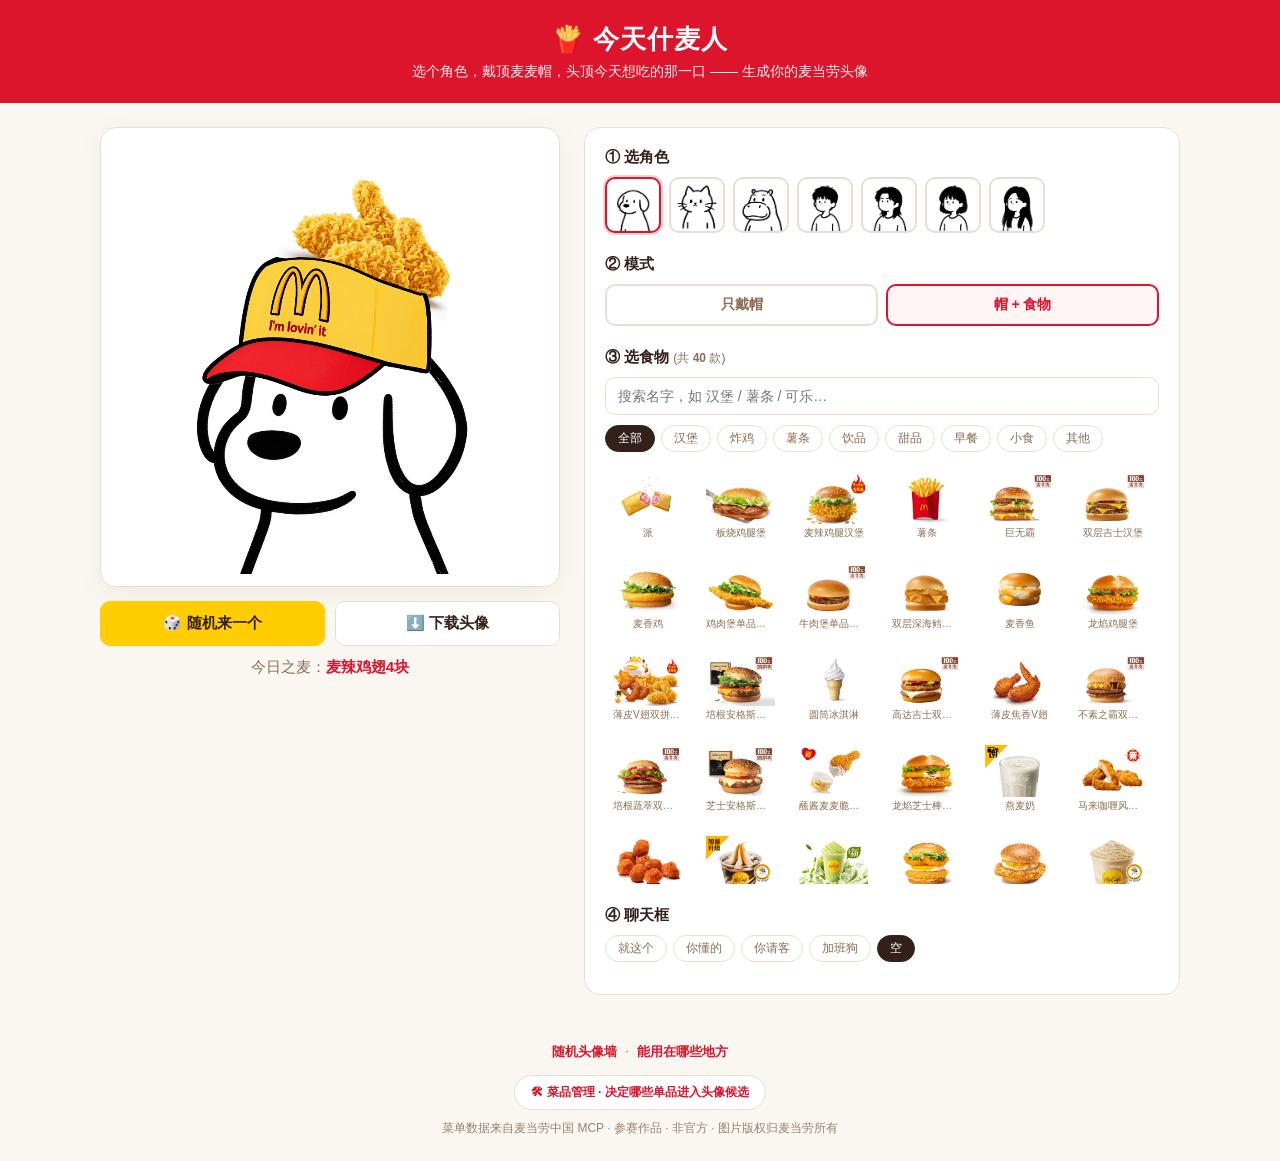
<file: index.html>
<!doctype html>
<html lang="zh-CN">
<head>
<meta charset="utf-8">
<meta name="viewport" content="width=device-width,initial-scale=1">
<title>今天什麦人 · 让你的项目快速拥有麦当劳新品头像</title>
<meta name="description" content="零依赖的麦当劳头像引擎：一段 script + 一个 canvas，给你的博客、论坛、后台批量配上「简笔画人物 + 麦麦帽 + 麦当劳新品」头像。">
<meta http-equiv="refresh" content="0; url=avatar/index.html">
<link rel="icon" href="docs/logo.png">
<style>
  :root{--mcd-red:#DA291C;--mcd-yellow:#FFC72C;--ink:#2c1a14;--muted:#8a7a70;--line:#ece4dc}
  *{box-sizing:border-box}
  body{
    margin:0;min-height:100vh;display:grid;place-items:center;padding:32px 20px;
    background:#fff;color:var(--ink);
    font:15px/1.7 -apple-system,BlinkMacSystemFont,"PingFang SC","Microsoft YaHei",sans-serif;
  }
  main{max-width:520px;text-align:center}
  .logo{width:120px;height:120px;display:block;margin:0 auto 18px}
  h1{margin:0 0 8px;font-size:26px;letter-spacing:-.4px}
  .tag{margin:0 0 6px;font-size:15.5px;color:var(--mcd-red);font-weight:700}
  .sub{margin:0 0 24px;color:var(--muted);font-size:13.5px}
  .links{display:flex;gap:10px;justify-content:center;flex-wrap:wrap}
  a.btn{
    display:inline-block;padding:11px 20px;border-radius:999px;text-decoration:none;
    font-weight:700;font-size:14px;border:1.5px solid var(--mcd-red);color:var(--mcd-red);
    transition:transform .15s ease,box-shadow .15s ease;
  }
  a.btn.primary{background:var(--mcd-red);color:#fff;box-shadow:0 6px 18px rgba(218,41,28,.22)}
  a.btn:hover{transform:translateY(-1px);box-shadow:0 8px 20px rgba(218,41,28,.24)}
  .foot{margin-top:26px;color:var(--muted);font-size:11.5px;line-height:1.8}
</style>
</head>
<body>
<main>
  <img class="logo" src="docs/logo.png" alt="今天什麦人">
  <h1>今天什麦人</h1>
  <p class="tag">让你的项目快速拥有麦当劳新品头像</p>
  <p class="sub">正在进入头像生成器…</p>
  <div class="links">
    <a class="btn primary" href="avatar/index.html">进入生成器</a>
    <a class="btn" href="avatar/wall.html">头像墙</a>
    <a class="btn" href="avatar/use-cases.html">能用在哪些地方</a>
  </div>
  <p class="foot">
    菜单数据来自麦当劳中国 MCP · 参赛作品 · 非官方 · 图片版权归麦当劳所有
  </p>
</main>
<script>location.replace("avatar/index.html");</script>
</body>
</html>
</file>
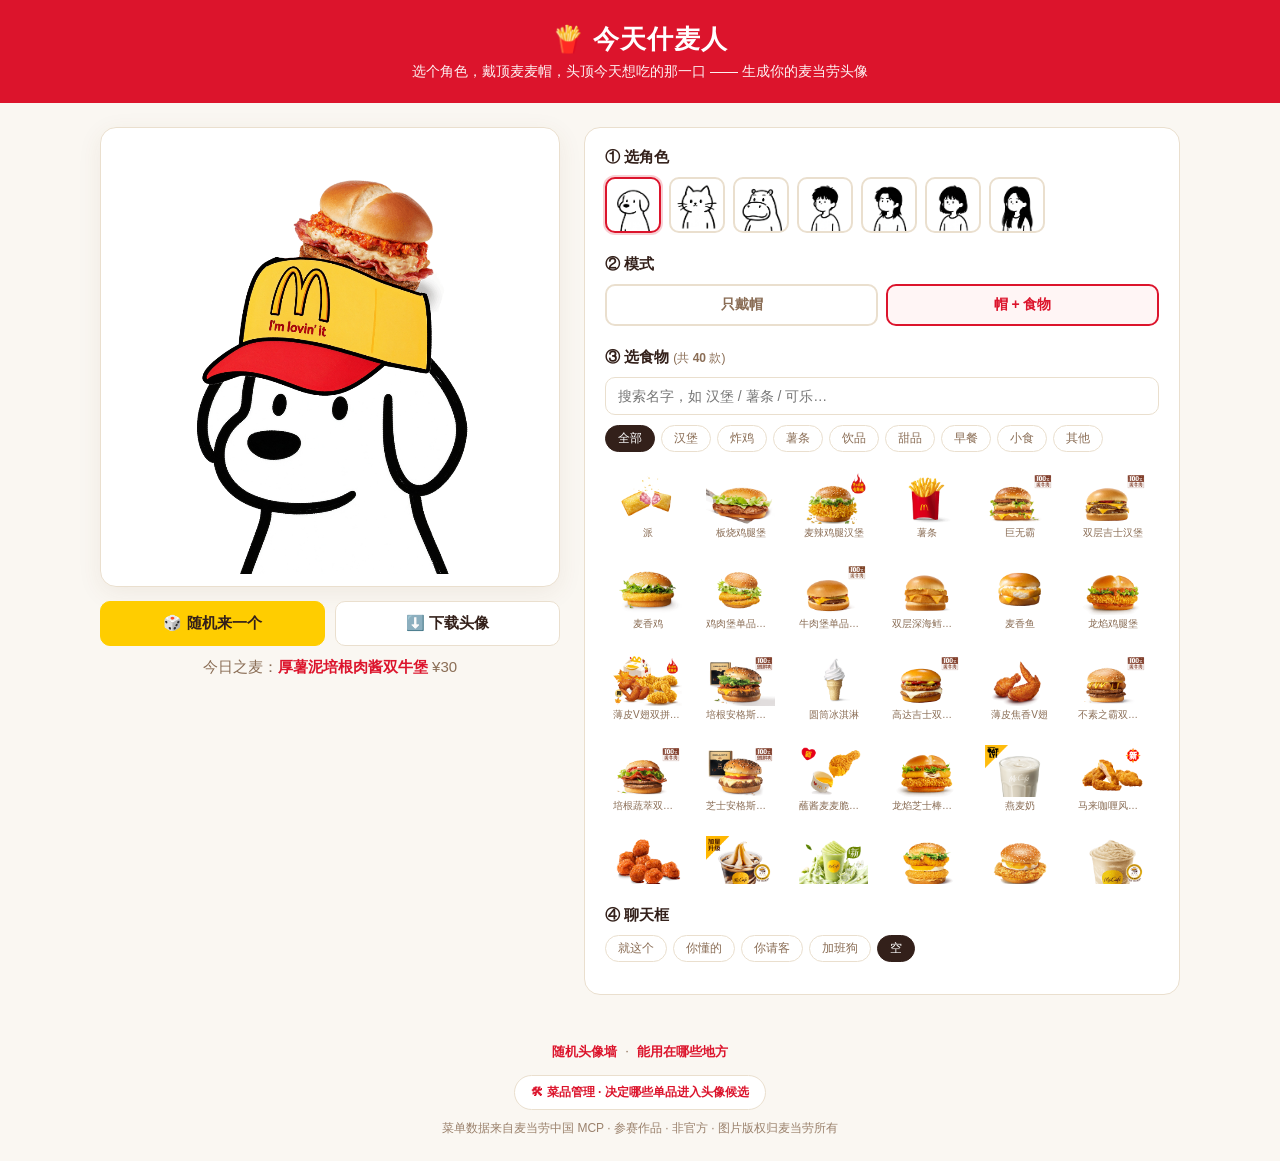
<file: avatar/index.html>
<!DOCTYPE html>
<html lang="zh-CN">
<head>
<meta charset="UTF-8">
<meta name="viewport" content="width=device-width, initial-scale=1.0">
<title>今天什麦人 · 麦当劳头像生成器</title>
<link rel="stylesheet" href="style.css">
</head>
<body>
<header class="topbar">
  <h1>🍟 今天什麦人</h1>
  <p class="sub">选个角色，戴顶麦麦帽，头顶今天想吃的那一口 —— 生成你的麦当劳头像</p>
</header>

<main class="layout">
  <!-- 预览区 -->
  <section class="stage">
    <div class="canvas-wrap">
      <canvas id="avatar" width="1000" height="1000"></canvas>
    </div>
    <div class="stage-actions">
      <button id="btnRandom" class="btn primary">🎲 随机来一个</button>
      <button id="btnDownload" class="btn">⬇️ 下载头像</button>
    </div>
    <div id="caption" class="caption"></div>
  </section>

  <!-- 控制区 -->
  <section class="panel">
    <div class="group">
      <label class="group-title">① 选角色</label>
      <div id="personList" class="chips"></div>
    </div>

    <div class="group">
      <label class="group-title">② 模式</label>
      <div class="mode-toggle">
        <button data-mode="hat_only" class="mode-btn">只戴帽</button>
        <button data-mode="with_food" class="mode-btn active">帽 + 食物</button>
      </div>
    </div>

    <div class="group" id="foodGroup">
      <label class="group-title">③ 选食物 <span class="hint">(共 <b id="foodCount">0</b> 款)</span></label>
      <input id="foodSearch" class="search" type="text" placeholder="搜索名字，如 汉堡 / 薯条 / 可乐…">
      <div class="filters" id="shapeFilters"></div>
      <div id="foodList" class="food-grid"></div>
    </div>

    <div class="group">
      <label class="group-title">④ 聊天框</label>
      <div class="filters" id="bubbleFilters"></div>
    </div>
  </section>
</main>

<footer class="foot">
  <div class="promo-links">
    <a href="wall.html">随机头像墙</a>
    <span>·</span>
    <a href="use-cases.html">能用在哪些地方</a>
  </div>
  <a href="../mcp/manage.html" class="manage-link">🛠 菜品管理 · 决定哪些单品进入头像候选</a>
  <div class="foot-meta">菜单数据来自麦当劳中国 MCP · 参赛作品 · 非官方 · 图片版权归麦当劳所有</div>
</footer>

<script src="mc-avatar.js"></script>
<script src="app.js"></script>
</body>
</html>
</file>
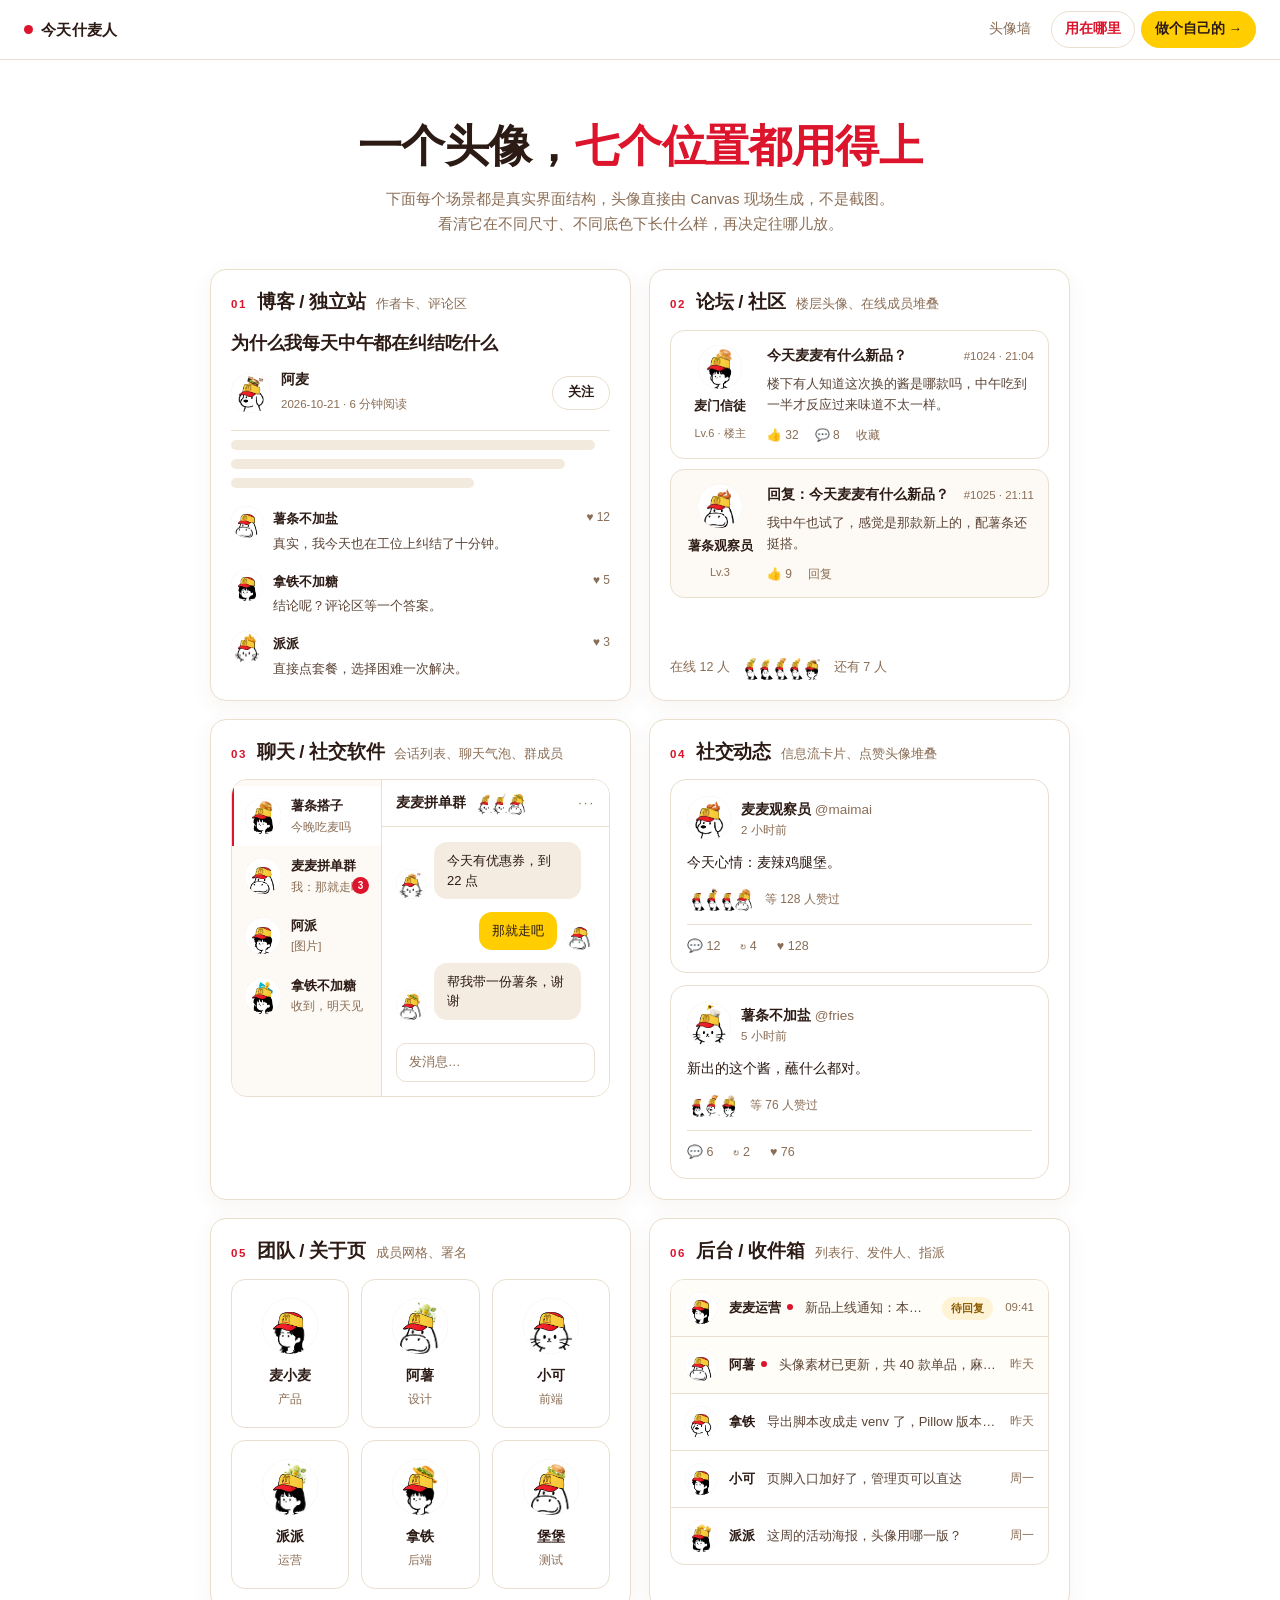
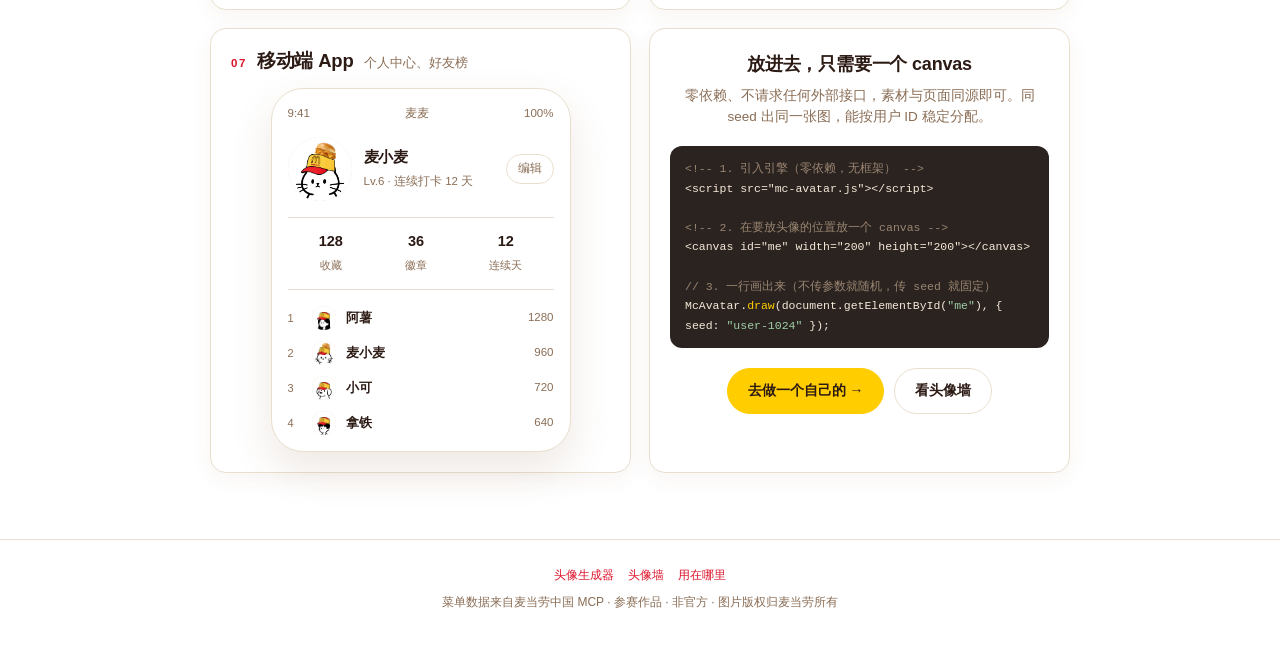
<file: avatar/use-cases.html>
<!DOCTYPE html>
<html lang="zh-CN">
<head>
<meta charset="UTF-8">
<meta name="viewport" content="width=device-width, initial-scale=1.0">
<title>用在哪里 · 今天什麦人</title>
<meta name="description" content="把「今天什麦人」的头像放进真实界面里看效果：博客作者卡、论坛楼层、聊天软件、社交动态、团队页、后台邮件、移动端个人中心。">
<link rel="stylesheet" href="promo.css">
</head>
<body>

<header class="pnav">
  <a class="pnav-brand" href="index.html"><span class="dot"></span>今天什麦人</a>
  <nav>
    <a href="wall.html">头像墙</a>
    <a href="use-cases.html" class="on">用在哪里</a>
    <a href="index.html" class="cta">做个自己的 →</a>
  </nav>
</header>

<section class="hero">
  <h1>一个头像，<em>七个位置都用得上</em></h1>
  <p>下面每个场景都是真实界面结构，头像直接由 Canvas 现场生成，不是截图。<br>看清它在不同尺寸、不同底色下长什么样，再决定往哪儿放。</p>
</section>

<main class="uses">

  <!-- 01 博客 -->
  <section class="use">
    <div class="use-head"><span class="use-idx">01</span><h2>博客 / 独立站</h2><p>作者卡、评论区</p></div>
    <div class="demo">
      <article class="post">
        <h3>为什么我每天中午都在纠结吃什么</h3>
        <div class="post-meta">
          <span class="av av40"><canvas data-avatar data-seed="blog-author" data-size="40" data-bubble=""></canvas></span>
          <div><b>阿麦</b><small>2026-10-21 · 6 分钟阅读</small></div>
          <button class="mini" type="button">关注</button>
        </div>
        <div class="skel w1"></div>
        <div class="skel w2"></div>
        <div class="skel w3"></div>
        <div class="cmts">
          <div class="cmt">
            <span class="av av32"><canvas data-avatar data-seed="cmt-a" data-size="32" data-bubble=""></canvas></span>
            <div><b>薯条不加盐</b><p>真实，我今天也在工位上纠结了十分钟。</p></div>
            <span class="like">♥ 12</span>
          </div>
          <div class="cmt">
            <span class="av av32"><canvas data-avatar data-seed="cmt-b" data-size="32" data-bubble=""></canvas></span>
            <div><b>拿铁不加糖</b><p>结论呢？评论区等一个答案。</p></div>
            <span class="like">♥ 5</span>
          </div>
          <div class="cmt">
            <span class="av av32"><canvas data-avatar data-seed="cmt-c" data-size="32" data-bubble=""></canvas></span>
            <div><b>派派</b><p>直接点套餐，选择困难一次解决。</p></div>
            <span class="like">♥ 3</span>
          </div>
        </div>
      </article>
    </div>
  </section>

  <!-- 02 论坛 -->
  <section class="use">
    <div class="use-head"><span class="use-idx">02</span><h2>论坛 / 社区</h2><p>楼层头像、在线成员堆叠</p></div>
    <div class="demo">
      <div class="forum">
        <div class="floor">
          <aside>
            <span class="av av44"><canvas data-avatar data-seed="forum-op" data-size="44" data-bubble=""></canvas></span>
            <b>麦门信徒</b><small>Lv.6 · 楼主</small>
          </aside>
          <div class="floor-body">
            <div class="floor-head"><b>今天麦麦有什么新品？</b><span>#1024 · 21:04</span></div>
            <p>楼下有人知道这次换的酱是哪款吗，中午吃到一半才反应过来味道不太一样。</p>
            <div class="floor-foot"><span>👍 32</span><span>💬 8</span><span>收藏</span></div>
          </div>
        </div>
        <div class="floor reply">
          <aside>
            <span class="av av44"><canvas data-avatar data-seed="forum-r1" data-size="44" data-bubble=""></canvas></span>
            <b>薯条观察员</b><small>Lv.3</small>
          </aside>
          <div class="floor-body">
            <div class="floor-head"><b>回复：今天麦麦有什么新品？</b><span>#1025 · 21:11</span></div>
            <p>我中午也试了，感觉是那款新上的，配薯条还挺搭。</p>
            <div class="floor-foot"><span>👍 9</span><span>回复</span></div>
          </div>
        </div>
      </div>
      <div class="online">
        在线 12 人
        <span class="stack">
          <span class="av av24"><canvas data-avatar data-seed="online-1" data-size="24" data-bubble=""></canvas></span>
          <span class="av av24"><canvas data-avatar data-seed="online-2" data-size="24" data-bubble=""></canvas></span>
          <span class="av av24"><canvas data-avatar data-seed="online-3" data-size="24" data-bubble=""></canvas></span>
          <span class="av av24"><canvas data-avatar data-seed="online-4" data-size="24" data-bubble=""></canvas></span>
          <span class="av av24"><canvas data-avatar data-seed="online-5" data-size="24" data-bubble=""></canvas></span>
        </span>
        还有 7 人
      </div>
    </div>
  </section>

  <!-- 03 即时通讯 -->
  <section class="use">
    <div class="use-head"><span class="use-idx">03</span><h2>聊天 / 社交软件</h2><p>会话列表、聊天气泡、群成员</p></div>
    <div class="demo">
      <div class="im">
        <aside class="im-list">
          <div class="im-row on">
            <span class="av av36"><canvas data-avatar data-seed="im-fries" data-size="36" data-bubble=""></canvas></span>
            <div><b>薯条搭子</b><small>今晚吃麦吗</small></div>
            <time>21:02</time>
          </div>
          <div class="im-row">
            <span class="av av36"><canvas data-avatar data-seed="im-group" data-size="36" data-bubble=""></canvas></span>
            <div><b>麦麦拼单群</b><small>我：那就走吧</small></div>
            <time>20:47</time>
            <i class="dot">3</i>
          </div>
          <div class="im-row">
            <span class="av av36"><canvas data-avatar data-seed="im-pie" data-size="36" data-bubble=""></canvas></span>
            <div><b>阿派</b><small>[图片]</small></div>
            <time>昨天</time>
          </div>
          <div class="im-row">
            <span class="av av36"><canvas data-avatar data-seed="im-latte" data-size="36" data-bubble=""></canvas></span>
            <div><b>拿铁不加糖</b><small>收到，明天见</small></div>
            <time>昨天</time>
          </div>
        </aside>
        <section class="im-chat">
          <header>
            <b>麦麦拼单群</b>
            <span class="stack">
              <span class="av av24"><canvas data-avatar data-seed="im-m1" data-size="24" data-bubble=""></canvas></span>
              <span class="av av24"><canvas data-avatar data-seed="im-m2" data-size="24" data-bubble=""></canvas></span>
              <span class="av av24"><canvas data-avatar data-seed="im-m3" data-size="24" data-bubble=""></canvas></span>
            </span>
            <span class="im-more">···</span>
          </header>
          <div class="bubbles">
            <div class="msg">
              <span class="av av30"><canvas data-avatar data-seed="im-m1" data-size="30" data-bubble=""></canvas></span>
              <div class="bubble">今天有优惠券，到 22 点</div>
            </div>
            <div class="msg me">
              <div class="bubble">那就走吧</div>
              <span class="av av30"><canvas data-avatar data-seed="me" data-size="30" data-bubble=""></canvas></span>
            </div>
            <div class="msg">
              <span class="av av30"><canvas data-avatar data-seed="im-m3" data-size="30" data-bubble=""></canvas></span>
              <div class="bubble">帮我带一份薯条，谢谢</div>
            </div>
          </div>
          <div class="im-input">发消息…</div>
        </section>
      </div>
    </div>
  </section>

  <!-- 04 社交动态 -->
  <section class="use">
    <div class="use-head"><span class="use-idx">04</span><h2>社交动态</h2><p>信息流卡片、点赞头像堆叠</p></div>
    <div class="demo">
      <div class="feed">
        <article class="feed-card">
          <header>
            <span class="av av44"><canvas data-avatar data-seed="post-1" data-size="44" data-bubble=""></canvas></span>
            <div><b>麦麦观察员 <i>@maimai</i></b><small>2 小时前</small></div>
          </header>
          <p>今天心情：麦辣鸡腿堡。</p>
          <div class="likes">
            <span class="stack">
              <span class="av av24"><canvas data-avatar data-seed="like-1" data-size="24" data-bubble=""></canvas></span>
              <span class="av av24"><canvas data-avatar data-seed="like-2" data-size="24" data-bubble=""></canvas></span>
              <span class="av av24"><canvas data-avatar data-seed="like-3" data-size="24" data-bubble=""></canvas></span>
              <span class="av av24"><canvas data-avatar data-seed="like-4" data-size="24" data-bubble=""></canvas></span>
            </span>
            等 128 人赞过
          </div>
          <div class="feed-actions"><span>💬 12</span><span>↻ 4</span><span>♥ 128</span></div>
        </article>
        <article class="feed-card">
          <header>
            <span class="av av44"><canvas data-avatar data-seed="post-2" data-size="44" data-bubble=""></canvas></span>
            <div><b>薯条不加盐 <i>@fries</i></b><small>5 小时前</small></div>
          </header>
          <p>新出的这个酱，蘸什么都对。</p>
          <div class="likes">
            <span class="stack">
              <span class="av av24"><canvas data-avatar data-seed="like-5" data-size="24" data-bubble=""></canvas></span>
              <span class="av av24"><canvas data-avatar data-seed="like-6" data-size="24" data-bubble=""></canvas></span>
              <span class="av av24"><canvas data-avatar data-seed="like-7" data-size="24" data-bubble=""></canvas></span>
            </span>
            等 76 人赞过
          </div>
          <div class="feed-actions"><span>💬 6</span><span>↻ 2</span><span>♥ 76</span></div>
        </article>
      </div>
    </div>
  </section>

  <!-- 05 团队页 -->
  <section class="use">
    <div class="use-head"><span class="use-idx">05</span><h2>团队 / 关于页</h2><p>成员网格、署名</p></div>
    <div class="demo">
      <div class="team">
        <div class="member"><span class="av av56"><canvas data-avatar data-seed="team-1" data-size="56" data-bubble=""></canvas></span><b>麦小麦</b><small>产品</small></div>
        <div class="member"><span class="av av56"><canvas data-avatar data-seed="team-2" data-size="56" data-bubble=""></canvas></span><b>阿薯</b><small>设计</small></div>
        <div class="member"><span class="av av56"><canvas data-avatar data-seed="team-3" data-size="56" data-bubble=""></canvas></span><b>小可</b><small>前端</small></div>
        <div class="member"><span class="av av56"><canvas data-avatar data-seed="team-4" data-size="56" data-bubble=""></canvas></span><b>派派</b><small>运营</small></div>
        <div class="member"><span class="av av56"><canvas data-avatar data-seed="team-5" data-size="56" data-bubble=""></canvas></span><b>拿铁</b><small>后端</small></div>
        <div class="member"><span class="av av56"><canvas data-avatar data-seed="team-6" data-size="56" data-bubble=""></canvas></span><b>堡堡</b><small>测试</small></div>
      </div>
    </div>
  </section>

  <!-- 06 后台 / 邮件 -->
  <section class="use">
    <div class="use-head"><span class="use-idx">06</span><h2>后台 / 收件箱</h2><p>列表行、发件人、指派</p></div>
    <div class="demo">
      <div class="inbox">
        <div class="mail unread">
          <span class="av av32"><canvas data-avatar data-seed="mail-1" data-size="32" data-bubble=""></canvas></span>
          <b>麦麦运营</b><span class="sub">新品上线通知：本周四 10:00 开售，物料已同步</span>
          <span class="pill">待回复</span><time>09:41</time>
        </div>
        <div class="mail unread">
          <span class="av av32"><canvas data-avatar data-seed="mail-2" data-size="32" data-bubble=""></canvas></span>
          <b>阿薯</b><span class="sub">头像素材已更新，共 40 款单品，麻烦同步一下</span>
          <time>昨天</time>
        </div>
        <div class="mail">
          <span class="av av32"><canvas data-avatar data-seed="mail-3" data-size="32" data-bubble=""></canvas></span>
          <b>拿铁</b><span class="sub">导出脚本改成走 venv 了，Pillow 版本对齐</span>
          <time>昨天</time>
        </div>
        <div class="mail">
          <span class="av av32"><canvas data-avatar data-seed="mail-4" data-size="32" data-bubble=""></canvas></span>
          <b>小可</b><span class="sub">页脚入口加好了，管理页可以直达</span>
          <time>周一</time>
        </div>
        <div class="mail">
          <span class="av av32"><canvas data-avatar data-seed="mail-5" data-size="32" data-bubble=""></canvas></span>
          <b>派派</b><span class="sub">这周的活动海报，头像用哪一版？</span>
          <time>周一</time>
        </div>
      </div>
    </div>
  </section>

  <!-- 07 移动端 -->
  <section class="use">
    <div class="use-head"><span class="use-idx">07</span><h2>移动端 App</h2><p>个人中心、好友榜</p></div>
    <div class="demo">
      <div class="phone-wrap">
        <div class="phone">
          <div class="phone-top"><span>9:41</span><span>麦麦</span><span>100%</span></div>
          <div class="profile">
            <span class="av av64"><canvas data-avatar data-seed="app-me" data-size="64" data-bubble=""></canvas></span>
            <div><b>麦小麦</b><small>Lv.6 · 连续打卡 12 天</small></div>
            <span class="edit">编辑</span>
          </div>
          <div class="stats">
            <div><b>128</b><small>收藏</small></div>
            <div><b>36</b><small>徽章</small></div>
            <div><b>12</b><small>连续天</small></div>
          </div>
          <div class="rank">
            <div class="rank-row"><i>1</i><span class="av av24"><canvas data-avatar data-seed="rank-1" data-size="24" data-bubble=""></canvas></span><b>阿薯</b><span class="score">1280</span></div>
            <div class="rank-row"><i>2</i><span class="av av24"><canvas data-avatar data-seed="app-me" data-size="24" data-bubble=""></canvas></span><b>麦小麦</b><span class="score">960</span></div>
            <div class="rank-row"><i>3</i><span class="av av24"><canvas data-avatar data-seed="rank-3" data-size="24" data-bubble=""></canvas></span><b>小可</b><span class="score">720</span></div>
            <div class="rank-row"><i>4</i><span class="av av24"><canvas data-avatar data-seed="rank-4" data-size="24" data-bubble=""></canvas></span><b>拿铁</b><span class="score">640</span></div>
          </div>
        </div>
      </div>
    </div>
  </section>

  <div class="cta-box">
    <h2>放进去，只需要一个 canvas</h2>
    <p>零依赖、不请求任何外部接口，素材与页面同源即可。同 seed 出同一张图，能按用户 ID 稳定分配。</p>
<pre class="code"><span class="c">&lt;!-- 1. 引入引擎（零依赖，无框架） --&gt;</span>
&lt;script src="mc-avatar.js"&gt;&lt;/script&gt;

<span class="c">&lt;!-- 2. 在要放头像的位置放一个 canvas --&gt;</span>
&lt;canvas id="me" width="200" height="200"&gt;&lt;/canvas&gt;

<span class="c">// 3. 一行画出来（不传参数就随机，传 seed 就固定）</span>
McAvatar.<span class="k">draw</span>(document.getElementById(<span class="s">"me"</span>), { seed: <span class="s">"user-1024"</span> });</pre>
    <div class="cta-actions">
      <a class="pbtn primary" href="index.html">去做一个自己的 →</a>
      <a class="pbtn" href="wall.html">看头像墙</a>
    </div>
  </div>

</main>

<footer class="pfoot">
  <div class="pfoot-links">
    <a href="index.html">头像生成器</a>
    <a href="wall.html">头像墙</a>
    <a href="use-cases.html">用在哪里</a>
  </div>
  菜单数据来自麦当劳中国 MCP · 参赛作品 · 非官方 · 图片版权归麦当劳所有
</footer>

<script src="mc-avatar.js"></script>
<script src="promo.js"></script>
<script>
  Promo.fill(document, 4);
</script>
</body>
</html>
</file>
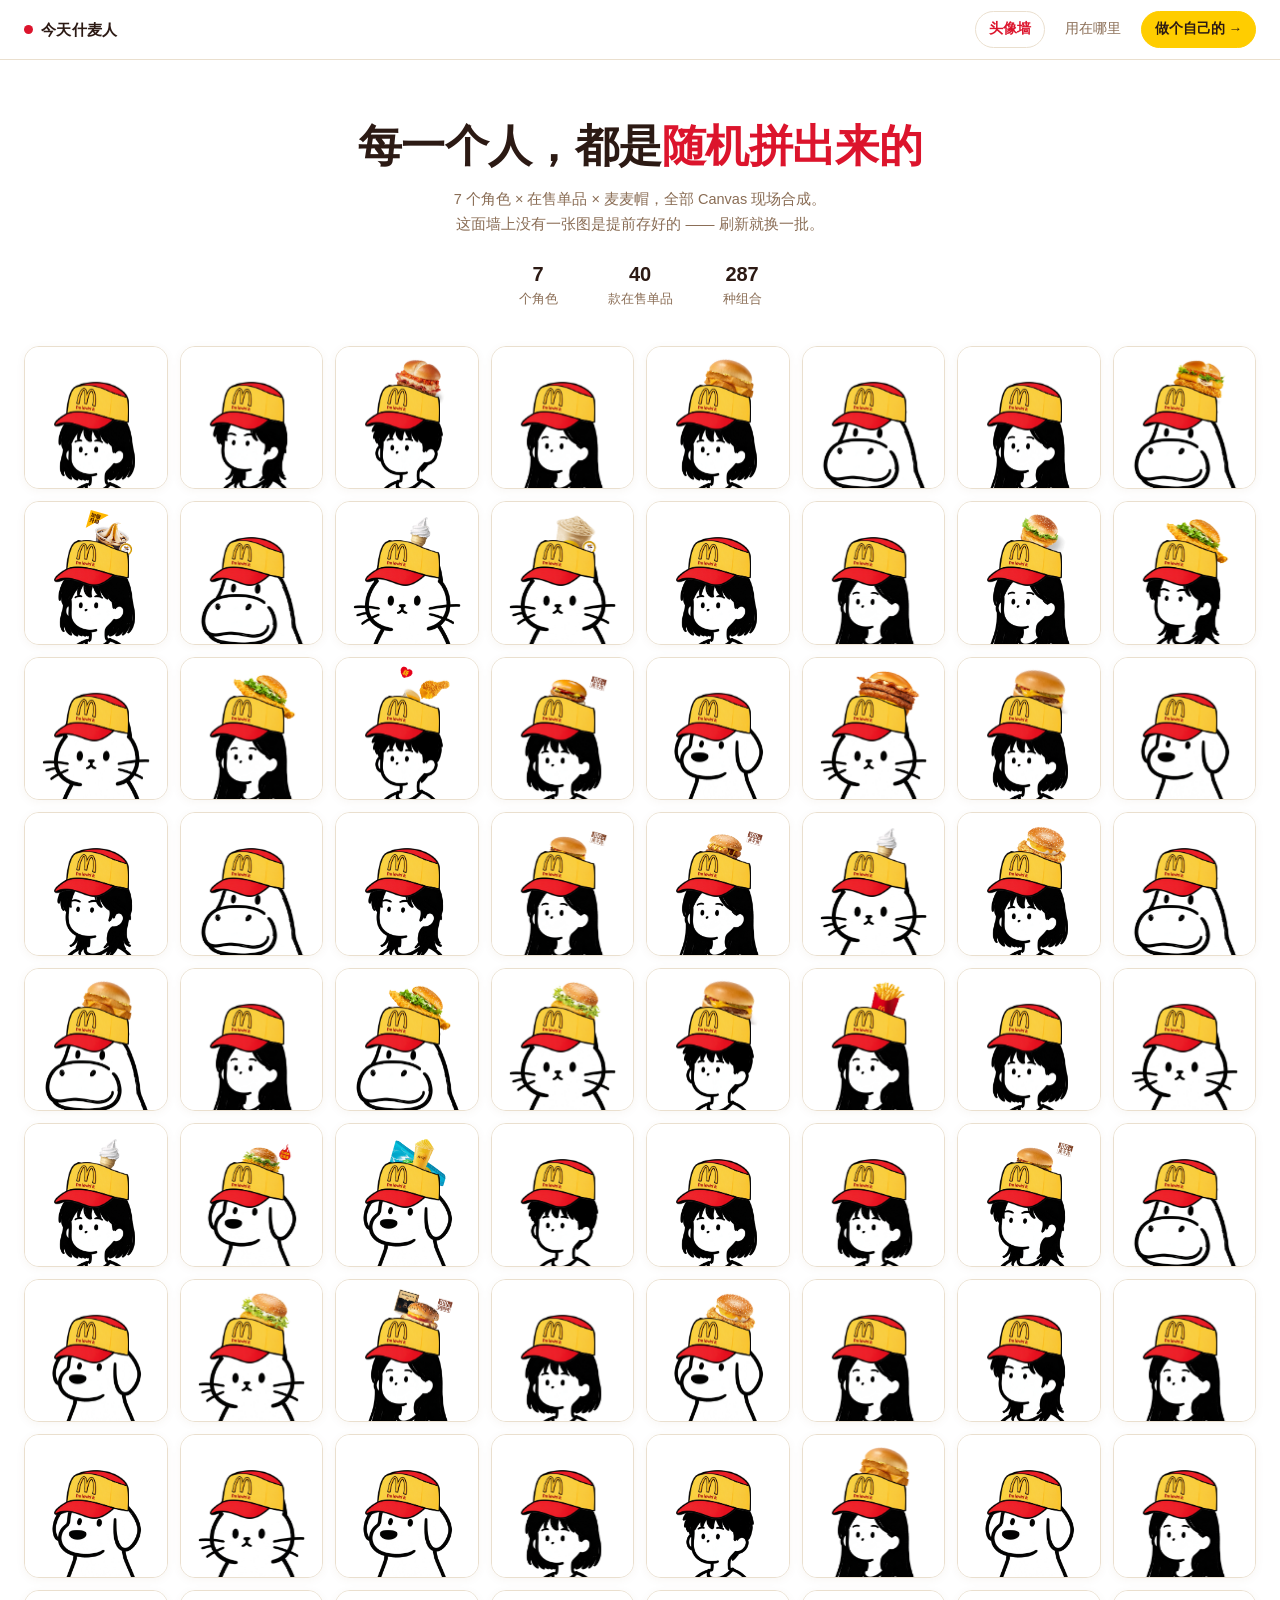
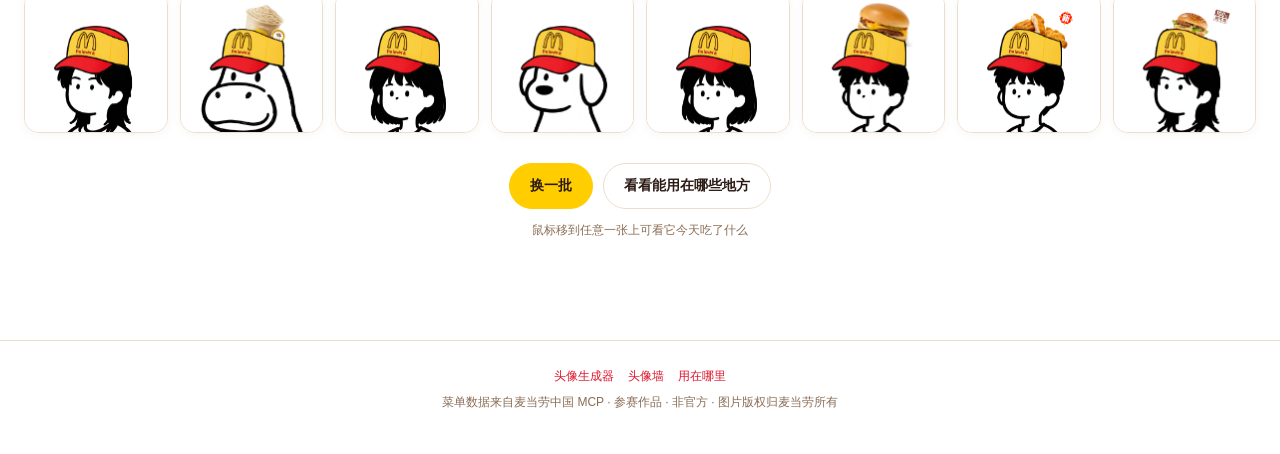
<file: avatar/wall.html>
<!DOCTYPE html>
<html lang="zh-CN">
<head>
<meta charset="UTF-8">
<meta name="viewport" content="width=device-width, initial-scale=1.0">
<title>头像墙 · 今天什麦人</title>
<meta name="description" content="整面墙都是随机合成的麦当劳风格头像：7 个角色、在售单品、麦麦帽随机组合。可平铺、可刷新、可下载，纯前端 Canvas 生成。">
<link rel="stylesheet" href="promo.css">
</head>
<body>

<header class="pnav">
  <a class="pnav-brand" href="index.html"><span class="dot"></span>今天什麦人</a>
  <nav>
    <a href="wall.html" class="on">头像墙</a>
    <a href="use-cases.html">用在哪里</a>
    <a href="index.html" class="cta">做个自己的 →</a>
  </nav>
</header>

<section class="hero">
  <h1>每一个人，都是<em>随机拼出来的</em></h1>
  <p>7 个角色 × 在售单品 × 麦麦帽，全部 Canvas 现场合成。<br>这面墙上没有一张图是提前存好的 —— 刷新就换一批。</p>
  <div class="hero-stats" id="stats"></div>
</section>

<main class="wall" id="wall" aria-label="随机头像平铺墙"></main>

<div class="wall-bar">
  <button class="pbtn primary" id="btnShuffle" type="button">换一批</button>
  <a class="pbtn" href="use-cases.html">看看能用在哪些地方</a>
  <div class="wall-hint">鼠标移到任意一张上可看它今天吃了什么</div>
</div>

<footer class="pfoot">
  <div class="pfoot-links">
    <a href="index.html">头像生成器</a>
    <a href="wall.html">头像墙</a>
    <a href="use-cases.html">用在哪里</a>
  </div>
  菜单数据来自麦当劳中国 MCP · 参赛作品 · 非官方 · 图片版权归麦当劳所有
</footer>

<script src="mc-avatar.js"></script>
<script src="promo.js"></script>
<script>
(async function () {
  "use strict";

  var wall = document.getElementById("wall");
  var batch = 0;
  var resizeTimer = null;

  // 铺满一屏再多两行，避免首屏下方出现空白
  function targetCount() {
    var w = Math.max(window.innerWidth, 320);
    var cols = Math.max(3, Math.ceil((w - 48) / 144));
    var rows = Math.max(3, Math.ceil(window.innerHeight / 150) + 2);
    return Math.min(120, cols * rows);
  }

  async function build() {
    wall.innerHTML = "";
    var total = targetCount();
    var caps = new Map();
    var frag = document.createDocumentFragment();

    for (var i = 0; i < total; i++) {
      var fig = document.createElement("figure");
      fig.className = "tile";
      fig.setAttribute("role", "img");

      var cv = document.createElement("canvas");
      cv.setAttribute("data-avatar", "");
      cv.setAttribute("data-seed", "wall-" + batch + "-" + i);
      cv.setAttribute("data-size", "140");
      // 墙面不带聊天框：小尺寸下糊成一团黑块，纯人物+帽子+食物更干净
      cv.setAttribute("data-bubble", "");

      var cap = document.createElement("figcaption");
      cap.className = "tag";
      caps.set(cv, cap);

      fig.appendChild(cv);
      fig.appendChild(cap);
      frag.appendChild(fig);
    }
    wall.appendChild(frag);

    await Promo.fill(wall, 5, function (canvas, out) {
      var cap = caps.get(canvas);
      if (!cap) return;
      var name = out && out.product ? out.product.name : "只戴帽";
      cap.textContent = name;
      canvas.parentElement.title = "今天什麦人 · " + name;
      canvas.parentElement.setAttribute("aria-label", "随机头像：" + name);
    });
  }

  async function fillStats() {
    try {
      var info = await McAvatar.list();
      var persons = info.persons.length;
      var products = info.products.length;
      var combos = persons * (products + 1);
      document.getElementById("stats").innerHTML = [
        [persons, "个角色"],
        [products, "款在售单品"],
        [combos, "种组合"],
      ].map(function (x) {
        return "<div><b>" + x[0] + "</b>" + x[1] + "</div>";
      }).join("");
    } catch (err) {
      console.warn("[wall] 统计失败", err);
    }
  }

  document.getElementById("btnShuffle").addEventListener("click", function () {
    batch += 1;
    build();
  });

  window.addEventListener("resize", function () {
    clearTimeout(resizeTimer);
    resizeTimer = setTimeout(build, 320);
  });

  fillStats();
  await build();
})();
</script>
</body>
</html>
</file>
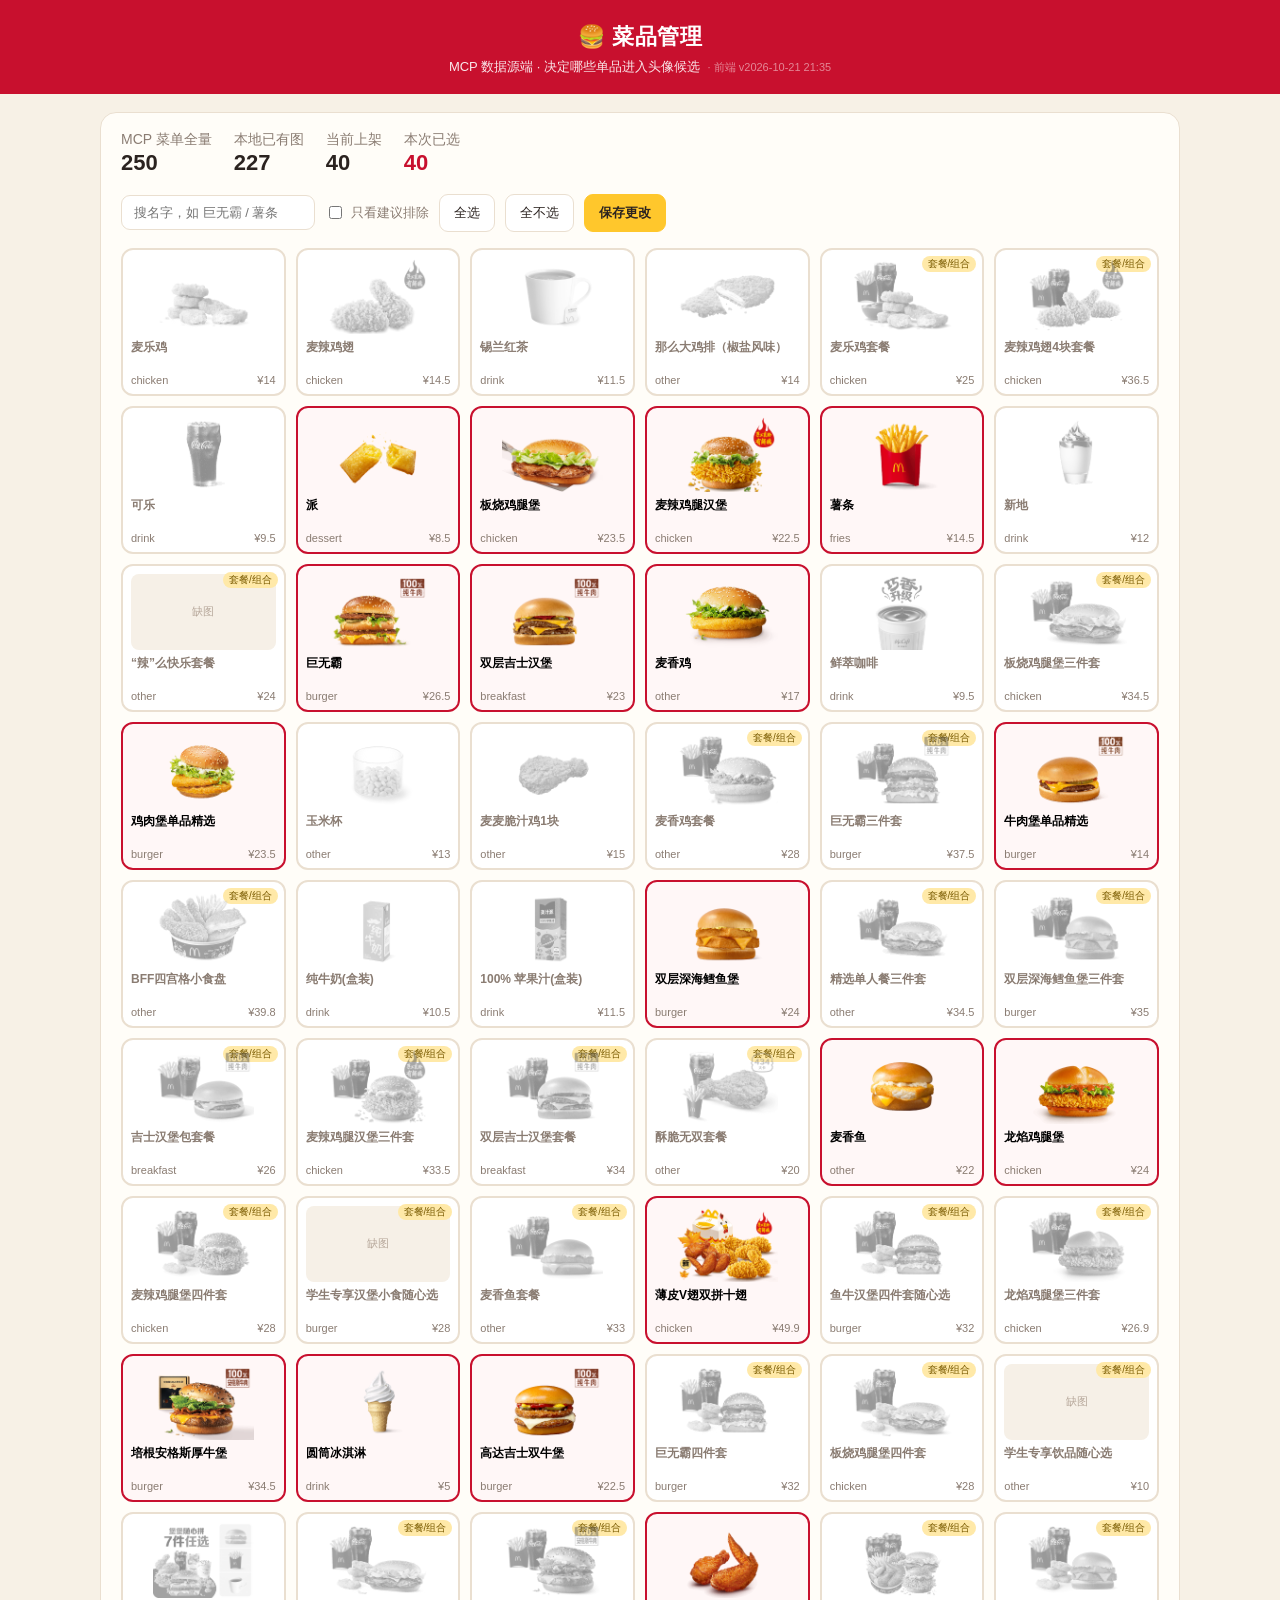
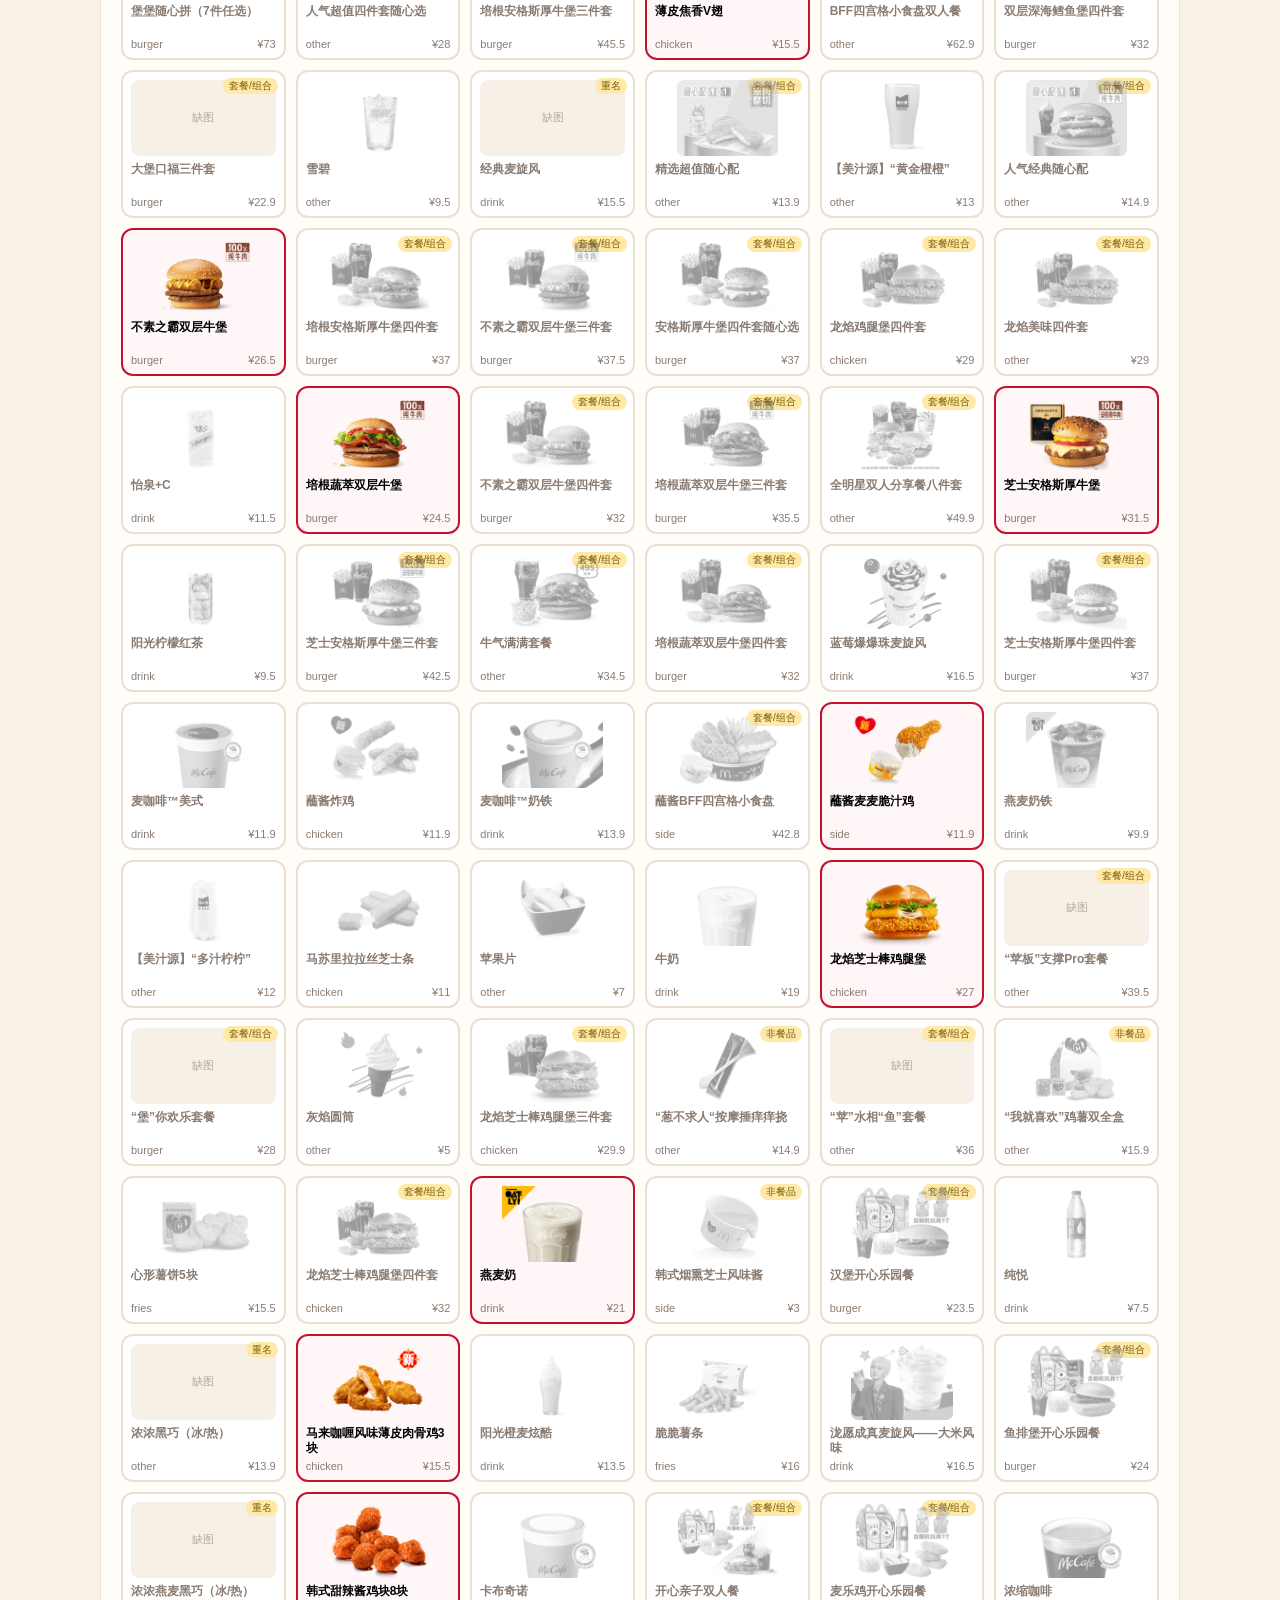
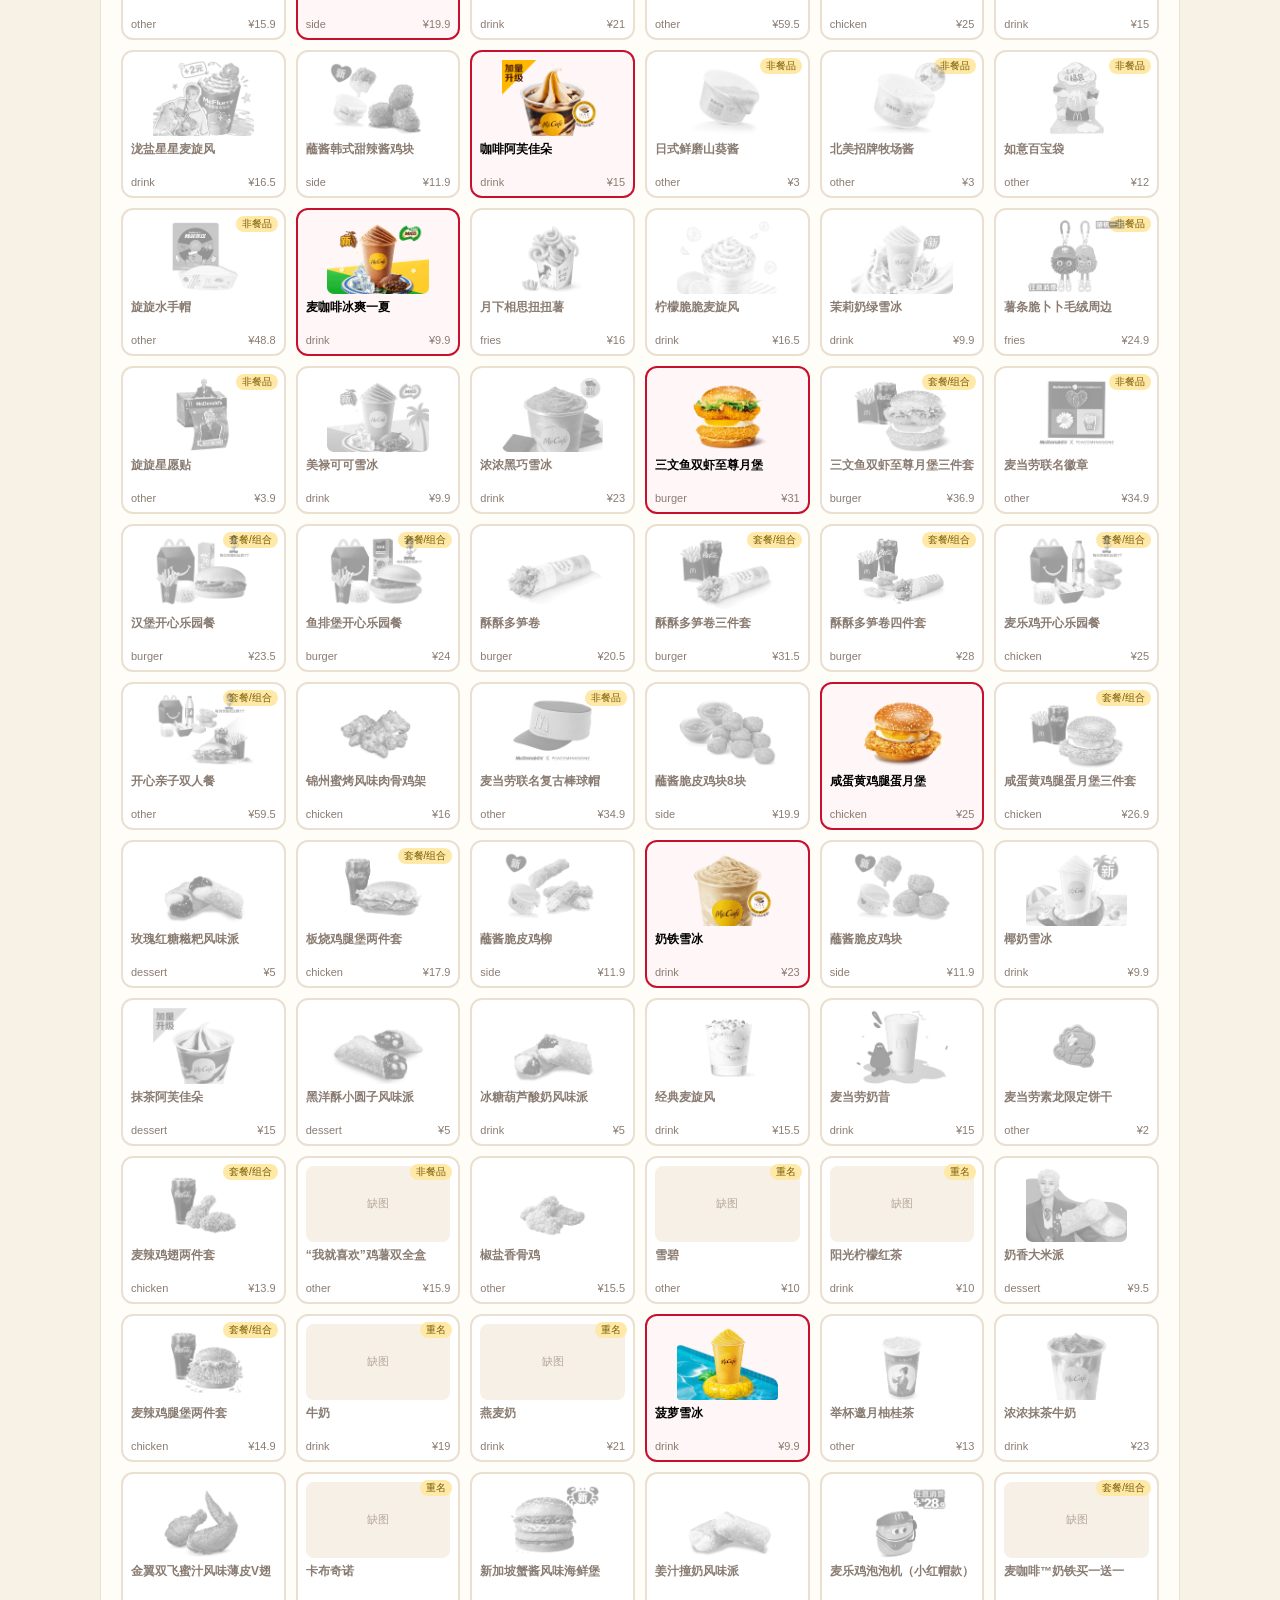
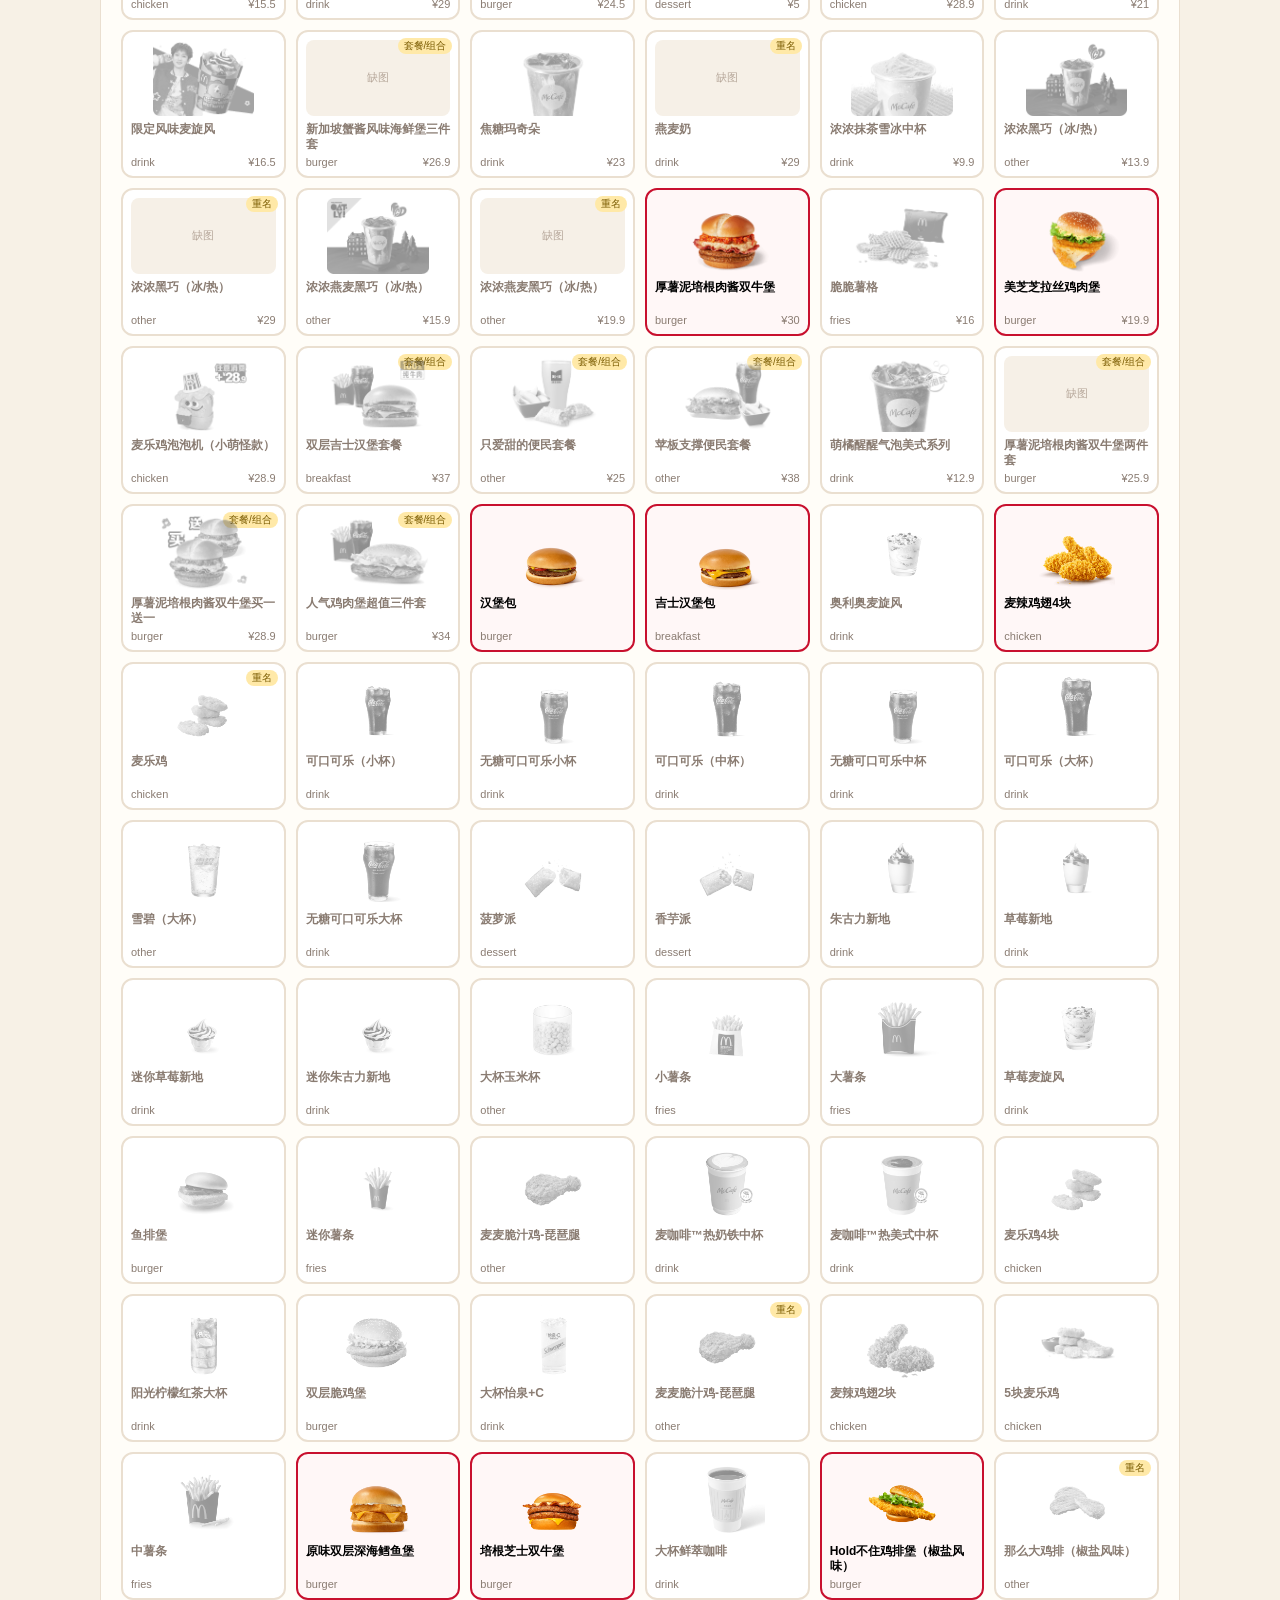
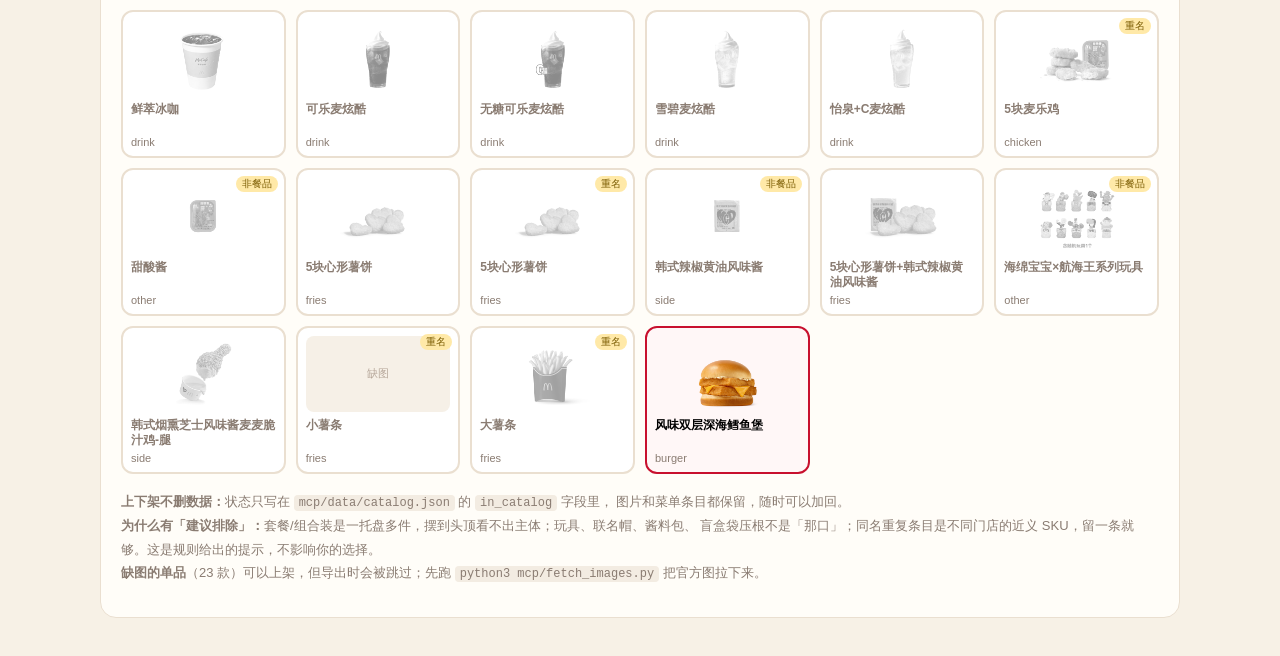
<file: mcp/manage.html>
<!DOCTYPE html>
<html lang="zh-CN">
<head>
<meta charset="UTF-8">
<meta name="viewport" content="width=device-width, initial-scale=1.0">
<title>菜品管理 · 今天什麦人</title>
<style>
  :root{
    --mcd-red:#c8102e;--mcd-yellow:#ffc72c;--ink:#2b2320;--muted:#8a7c72;
    --card:#fffdf8;--line:#eadfd0;--bg:#f7f1e6;
  }
  *{box-sizing:border-box}
  body{margin:0;background:var(--bg);color:var(--ink);
    font-family:-apple-system,BlinkMacSystemFont,"PingFang SC","Microsoft YaHei",sans-serif}
  .topbar{background:var(--mcd-red);color:#fff;padding:22px 20px 18px;text-align:center}
  .topbar h1{margin:0;font-size:22px;letter-spacing:.5px}
  .topbar .sub{margin:6px 0 0;font-size:13px;opacity:.9}
  .wrap{max-width:1120px;margin:0 auto;padding:0 20px 40px}
  .card{background:var(--card);border:1px solid var(--line);border-radius:16px;padding:18px 20px;margin-top:18px}
  .stats{display:flex;flex-wrap:wrap;gap:22px;font-size:14px;color:var(--muted)}
  .stats b{display:block;font-size:22px;color:var(--ink);line-height:1.3}
  .stats b.sel{color:var(--mcd-red)}
  .bar{display:flex;flex-wrap:wrap;gap:10px;align-items:center;margin-top:16px}
  input[type=text]{padding:9px 12px;border:1px solid var(--line);border-radius:9px;font:inherit;font-size:13px;max-width:240px;background:#fff}
  .btn{flex:0 0 auto;padding:9px 14px;font-size:13px;border:1px solid var(--line);background:#fff;
    border-radius:9px;cursor:pointer;font-family:inherit;color:inherit}
  .btn:hover{border-color:#d9c9b2}
  .btn.primary{background:var(--mcd-yellow);border-color:var(--mcd-yellow);font-weight:600}
  .toggle{display:flex;align-items:center;gap:6px;font-size:13px;color:var(--muted);cursor:pointer}
  .grid{display:grid;grid-template-columns:repeat(auto-fill,minmax(148px,1fr));gap:10px;margin-top:16px}
  .item{position:relative;border:2px solid var(--line);border-radius:12px;background:#fff;padding:8px;cursor:pointer;transition:.12s;text-align:left}
  .item:hover{border-color:#d9c9b2}
  .item.on{border-color:var(--mcd-red);background:#fff7f7}
  .item img{width:100%;height:76px;object-fit:contain;display:block}
  .item .nm{font-size:12px;font-weight:600;margin-top:6px;line-height:1.3;min-height:32px}
  .item .meta{font-size:11px;color:var(--muted);display:flex;justify-content:space-between;margin-top:2px}
  .item .hint{position:absolute;top:6px;right:6px;background:#ffe9a8;color:#7a5b00;font-size:10px;padding:1px 6px;border-radius:99px}
  .item.off img{opacity:.45;filter:grayscale(1)}
  .item.off .nm{color:var(--muted)}
  .noimg{height:76px;display:flex;align-items:center;justify-content:center;font-size:11px;color:#b7a89b;background:#f6f0e7;border-radius:8px}
  .note{font-size:13px;color:var(--muted);line-height:1.8;margin-top:16px}
  .note code{background:#f3ece2;padding:1px 5px;border-radius:4px;font-size:12px}
  .msg{font-size:13px;color:var(--mcd-red);margin-left:auto}
  .build{font-size:11px;opacity:.55;margin-left:4px}
</style>
</head>
<body>
<header class="topbar">
  <h1>🍔 菜品管理</h1>
  <p class="sub">MCP 数据源端 · 决定哪些单品进入头像候选 <span id="build" class="build"></span></p>
</header>

<div class="wrap">
  <section class="card">
    <div class="stats">
      <div>MCP 菜单全量<b id="statMenu">–</b></div>
      <div>本地已有图<b id="statImg">–</b></div>
      <div>当前上架<b id="statListed">–</b></div>
      <div>本次已选<b class="sel" id="statSel">–</b></div>
    </div>

    <div class="bar">
      <input id="q" type="text" placeholder="搜名字，如 巨无霸 / 薯条">
      <label class="toggle"><input type="checkbox" id="onlyHint"> 只看建议排除</label>
      <button type="button" class="btn" id="btnAll">全选</button>
      <button type="button" class="btn" id="btnNone">全不选</button>
      <button type="button" class="btn primary" id="btnSave">保存更改</button>
      <span class="msg" id="msg"></span>
    </div>

    <div class="grid" id="grid"></div>

    <p class="note">
      <b>上下架不删数据：</b>状态只写在 <code>mcp/data/catalog.json</code> 的 <code>in_catalog</code> 字段里，
      图片和菜单条目都保留，随时可以加回。<br>
      <b>为什么有「建议排除」：</b>套餐/组合装是一托盘多件，摆到头顶看不出主体；玩具、联名帽、酱料包、
      盲盒袋压根不是「那口」；同名重复条目是不同门店的近义 SKU，留一条就够。这是规则给出的提示，不影响你的选择。<br>
      <b>缺图的单品</b>（<span id="statNoImg">–</span> 款）可以上架，但导出时会被跳过；先跑
      <code>python3 mcp/fetch_images.py</code> 把官方图拉下来。
    </p>
  </section>
</div>

<script src="manage.js"></script>
</body>
</html>
</file>
<file: avatar/style.css>
:root{
  --mcd-red:#dc142c;
  --mcd-yellow:#ffcd00;
  --ink:#33201a;
  --paper:#faf7f2;
  --card:#ffffff;
  --line:#eadfce;
  --muted:#8a6d55;
}
*{box-sizing:border-box}
body{
  margin:0;font-family:-apple-system,"PingFang SC","Microsoft YaHei",sans-serif;
  background:var(--paper);color:var(--ink);
}
.topbar{background:var(--mcd-red);color:#fff;padding:22px 28px;text-align:center}
.topbar h1{margin:0;font-size:26px;letter-spacing:1px}
.topbar .sub{margin:6px 0 0;font-size:14px;opacity:.95}

.layout{
  display:grid;grid-template-columns:minmax(320px,460px) 1fr;
  gap:24px;max-width:1120px;margin:24px auto;padding:0 20px;align-items:start;
}
@media(max-width:820px){.layout{grid-template-columns:1fr}}

/* 预览区 */
.stage{position:sticky;top:20px}
.canvas-wrap{
  background:var(--card);border:1px solid var(--line);border-radius:16px;
  padding:12px;box-shadow:0 6px 24px rgba(120,80,40,.08);
}
#avatar{width:100%;height:auto;display:block;border-radius:10px;background:#fff}
.stage-actions{display:flex;gap:10px;margin-top:14px}
.btn{
  flex:1;border:none;border-radius:10px;padding:12px 16px;font-size:15px;cursor:pointer;
  background:#fff;color:var(--ink);border:1px solid var(--line);transition:.15s;font-weight:600;
}
.btn:hover{transform:translateY(-1px);box-shadow:0 4px 12px rgba(0,0,0,.08)}
.btn.primary{background:var(--mcd-yellow);border-color:var(--mcd-yellow);color:var(--ink)}
.caption{text-align:center;margin-top:12px;font-size:15px;color:var(--muted);min-height:22px}
.caption b{color:var(--mcd-red)}

/* 控制面板 */
.panel{background:var(--card);border:1px solid var(--line);border-radius:16px;padding:20px}
.group{margin-bottom:22px}
.group:last-child{margin-bottom:0}
.group-title{display:block;font-weight:700;font-size:15px;margin-bottom:10px}
.hint{font-weight:400;color:var(--muted);font-size:12px}

.chips{display:flex;flex-wrap:wrap;gap:8px}
.chip{
  border:2px solid var(--line);border-radius:10px;background:#fff;cursor:pointer;
  padding:0;overflow:hidden;width:56px;height:56px;transition:.15s;
}
.chip img{width:100%;height:100%;object-fit:cover;display:block}
.chip.active{border-color:var(--mcd-red);box-shadow:0 0 0 2px rgba(220,20,44,.2)}

.mode-toggle{display:flex;gap:8px}
.mode-btn{
  flex:1;border:2px solid var(--line);background:#fff;border-radius:10px;padding:10px;
  cursor:pointer;font-size:14px;font-weight:600;color:var(--muted);transition:.15s;
}
.mode-btn.active{border-color:var(--mcd-red);color:var(--mcd-red);background:#fff5f5}

.search{
  width:100%;padding:10px 12px;border:1px solid var(--line);border-radius:10px;
  font-size:14px;margin-bottom:10px;
}
.filters{display:flex;flex-wrap:wrap;gap:6px;margin-bottom:12px}
.fbtn{
  border:1px solid var(--line);background:#fff;border-radius:20px;padding:4px 12px;
  font-size:12px;cursor:pointer;color:var(--muted);
}
.fbtn.active{background:var(--ink);color:#fff;border-color:var(--ink)}

.food-grid{
  display:grid;grid-template-columns:repeat(auto-fill,minmax(72px,1fr));gap:8px;
  max-height:420px;overflow-y:auto;padding-right:4px;
}
.food-cell{
  border:2px solid transparent;border-radius:10px;background:#fff;cursor:pointer;
  padding:6px;text-align:center;transition:.12s;
  font:inherit;color:inherit;line-height:1.2;
}
.food-cell:hover{border-color:var(--line)}
.food-cell.active{border-color:var(--mcd-red);background:#fff5f5}
.food-cell img{width:100%;height:52px;object-fit:contain;display:block}
.food-cell span{font-size:10px;color:var(--muted);display:block;margin-top:3px;
  white-space:nowrap;overflow:hidden;text-overflow:ellipsis}

.foot{text-align:center;color:var(--muted);font-size:12px;padding:24px}
.foot a{color:var(--mcd-red)}
.foot .promo-links{display:flex;justify-content:center;gap:8px;margin-bottom:14px;font-size:13px}
.foot .promo-links a{text-decoration:none;font-weight:600}
.foot .promo-links a:hover{text-decoration:underline}
.foot .manage-link{
  display:inline-block;margin-bottom:10px;padding:8px 16px;
  border:1px solid var(--line);border-radius:99px;background:#fff;
  color:var(--mcd-red);font-weight:600;text-decoration:none;transition:.15s;
}
.foot .manage-link:hover{
  border-color:var(--mcd-red);background:#fff5f5;
  transform:translateY(-1px);box-shadow:0 4px 12px rgba(0,0,0,.08);
}
.foot .foot-meta{opacity:.85}
</file>
<file: avatar/promo.css>
/* promo.css — 宣传页（头像墙 / 使用场景）共用样式，与生成器同一套视觉token */

:root{
  --mcd-red:#dc142c;
  --mcd-yellow:#ffcd00;
  --ink:#2c1a14;
  --paper:#ffffff;
  --card:#ffffff;
  --line:#eadfce;
  --muted:#8a6d55;
  --body:#5b4436;
  --radius:16px;
}
*{box-sizing:border-box}
html{scroll-behavior:smooth}
body{
  margin:0;background:var(--paper);color:var(--ink);
  font-family:-apple-system,BlinkMacSystemFont,"PingFang SC","Microsoft YaHei",sans-serif;
  -webkit-font-smoothing:antialiased;line-height:1.55;
}
a{color:inherit}
img,canvas{display:block}

/* ---------- 顶部导航 ---------- */
.pnav{
  position:sticky;top:0;z-index:30;display:flex;align-items:center;gap:18px;
  padding:11px 24px;background:rgba(255,255,255,.9);
  -webkit-backdrop-filter:saturate(1.4) blur(10px);backdrop-filter:saturate(1.4) blur(10px);
  border-bottom:1px solid var(--line);
}
.pnav-brand{
  display:flex;align-items:center;gap:8px;text-decoration:none;
  font-weight:800;font-size:15px;letter-spacing:.3px;
}
.pnav-brand span.dot{width:9px;height:9px;border-radius:50%;background:var(--mcd-red);display:inline-block}
.pnav nav{margin-left:auto;display:flex;align-items:center;gap:6px;flex-wrap:wrap}
.pnav nav a{
  text-decoration:none;font-size:13.5px;color:var(--muted);
  padding:7px 13px;border-radius:99px;border:1px solid transparent;transition:.15s;
}
.pnav nav a:hover{color:var(--ink);background:#fff;border-color:var(--line)}
.pnav nav a.on{color:var(--mcd-red);background:#fff;border-color:var(--line);font-weight:700}
.pnav nav a.cta{background:var(--mcd-yellow);border-color:var(--mcd-yellow);color:var(--ink);font-weight:700}
.pnav nav a.cta:hover{filter:brightness(1.03);transform:translateY(-1px)}

/* ---------- 页头 ---------- */
.hero{padding:60px 24px 26px;text-align:center}
.hero h1{
  margin:0;font-size:clamp(29px,4.6vw,44px);letter-spacing:-.6px;line-height:1.2;
}
.hero h1 em{font-style:normal;color:var(--mcd-red);white-space:nowrap}
.hero p{margin:14px auto 0;max-width:660px;color:var(--muted);font-size:14.5px;line-height:1.75}
.hero-stats{
  display:flex;justify-content:center;gap:26px;flex-wrap:wrap;margin-top:22px;
  font-size:12.5px;color:var(--muted);
}
.hero-stats b{display:block;font-size:20px;color:var(--ink);letter-spacing:-.2px}
.hero-stats div{min-width:76px}

/* ---------- 头像墙 ---------- */
.wall{
  display:grid;grid-template-columns:repeat(auto-fill,minmax(132px,1fr));gap:12px;
  max-width:1480px;margin:0 auto;padding:10px 24px 8px;
}
.tile{
  position:relative;margin:0;aspect-ratio:1/1;border-radius:15px;overflow:hidden;
  background:#fff;border:1px solid var(--line);box-shadow:0 2px 10px rgba(120,80,40,.05);
  transition:transform .18s ease,box-shadow .18s;
}
.tile canvas{width:100%;height:100%}
.tile:hover{transform:translateY(-3px);box-shadow:0 14px 28px rgba(120,80,40,.16);z-index:2}
.tile .tag{
  position:absolute;left:7px;right:7px;bottom:7px;padding:4px 7px;border-radius:8px;
  background:rgba(44,26,20,.74);color:#fff;font-size:11px;text-align:center;
  white-space:nowrap;overflow:hidden;text-overflow:ellipsis;
  opacity:0;transform:translateY(4px);transition:.18s;
}
.tile:hover .tag{opacity:1;transform:none}
.tile canvas{opacity:0;transition:opacity .3s}
.tile canvas.is-ready{opacity:1}
.tile canvas.is-broken{opacity:.25}

.wall-bar{display:flex;justify-content:center;align-items:center;gap:10px;flex-wrap:wrap;padding:22px 24px 54px}
.pbtn{
  border:1px solid var(--line);background:#fff;color:var(--ink);border-radius:99px;
  padding:11px 20px;font:inherit;font-size:14px;font-weight:700;cursor:pointer;transition:.15s;
  text-decoration:none;display:inline-block;
}
.pbtn:hover{transform:translateY(-1px);box-shadow:0 8px 18px rgba(0,0,0,.09)}
.pbtn.primary{background:var(--mcd-yellow);border-color:var(--mcd-yellow)}
.pbtn.ghost{background:transparent}
.wall-hint{width:100%;text-align:center;color:var(--muted);font-size:12px;margin-top:2px}

/* ---------- 通用：圆形头像 ---------- */
.av{
  width:36px;height:36px;flex:none;border-radius:50%;overflow:hidden;background:#fff;
  box-shadow:inset 0 0 0 1px var(--line);
}
.av canvas{width:100%;height:100%}
.av24{width:24px;height:24px}
.av28{width:28px;height:28px}
.av30{width:30px;height:30px}
.av32{width:32px;height:32px}
.av40{width:40px;height:40px}
.av44{width:44px;height:44px}
.av56{width:56px;height:56px}
.av64{width:64px;height:64px}
.stack{display:flex;align-items:center}
.stack .av{margin-left:-9px;box-shadow:0 0 0 2px #fff}
.stack .av:first-child{margin-left:0}

/* ---------- 使用场景（两列卡片，整行宽度 = GitHub README 最佳显示宽度 860px） ---------- */
/* 908 = 860 内容宽 + 左右各 24 padding；截 2x 图正好 1720px，README 里按 860 显示最清晰 */
.uses{
  max-width:908px;margin:0 auto;padding:6px 24px 20px;
  display:grid;grid-template-columns:repeat(2,minmax(0,1fr));gap:18px;align-items:stretch;
}
.use{
  margin:0;padding:18px 20px 20px;background:var(--card);
  border:1px solid var(--line);border-radius:var(--radius);
  box-shadow:0 6px 22px rgba(120,80,40,.055);
  display:flex;flex-direction:column;
}
.use-head{display:flex;align-items:baseline;gap:10px;flex-wrap:wrap;margin-bottom:13px}
.use-idx{font-size:11.5px;font-weight:800;letter-spacing:1.5px;color:var(--mcd-red)}
.use-head h2{margin:0;font-size:18.5px;letter-spacing:-.2px}
.use-head p{margin:0;color:var(--muted);font-size:13px}
/* 卡片已经带边框和留白，里面不再套第二层框 */
.demo{background:transparent;border:none;border-radius:0;padding:0;box-shadow:none;flex:1;display:flex;flex-direction:column;min-width:0}

/* 01 博客 */
.post h3{margin:0 0 13px;font-size:17.5px;letter-spacing:-.2px}
.post-meta{display:flex;align-items:center;gap:10px;padding-bottom:14px;border-bottom:1px solid var(--line)}
.post-meta b{display:block;font-size:13.5px}
.post-meta small{color:var(--muted);font-size:11.5px}
.mini{
  margin-left:auto;border:1px solid var(--line);background:#fff;border-radius:99px;
  padding:6px 15px;font:inherit;font-size:12.5px;font-weight:700;cursor:pointer;color:var(--ink);
}
.mini:hover{border-color:var(--mcd-red);color:var(--mcd-red)}
.skel{height:10px;border-radius:6px;background:#f3eade;margin:9px 0}
.skel.w1{width:96%}.skel.w2{width:88%}.skel.w3{width:64%}
.cmts{margin-top:18px;display:grid;gap:14px}
.cmt{display:flex;gap:10px;align-items:flex-start}
.cmt b{font-size:13px}
.cmt p{margin:3px 0 0;font-size:13px;color:var(--body);line-height:1.6}
.like{margin-left:auto;font-size:12px;color:var(--muted);white-space:nowrap;padding-top:2px}

/* 02 论坛 */
.forum{display:grid;gap:10px}
.floor{
  display:grid;grid-template-columns:70px 1fr;gap:12px;padding:14px;
  border:1px solid var(--line);border-radius:14px;background:#fff;
}
.floor aside{display:grid;justify-items:center;gap:6px;text-align:center}
.floor aside b{font-size:12.5px}
.floor aside small{color:var(--muted);font-size:11px}
.floor-head{display:flex;justify-content:space-between;gap:12px;align-items:baseline;margin-bottom:6px}
.floor-head b{font-size:14px}
.floor-head span{color:var(--muted);font-size:11.5px;white-space:nowrap}
.floor-body p{margin:0;font-size:13px;line-height:1.65;color:var(--body)}
.floor-foot{display:flex;gap:16px;margin-top:10px;color:var(--muted);font-size:12px}
.floor.reply{background:#fdfaf5}
.online{display:flex;align-items:center;gap:10px;margin-top:auto;padding-top:14px;color:var(--muted);font-size:12.5px}

/* 03 即时通讯 */
.im{
  display:grid;grid-template-columns:150px 1fr;border:1px solid var(--line);
  border-radius:var(--radius);overflow:hidden;min-height:318px;
}
.im-list{background:#fdfaf5;border-right:1px solid var(--line);padding:6px 0}
.im-row{display:flex;gap:10px;align-items:center;padding:10px 13px;position:relative}
.im-row.on{background:#fff;box-shadow:inset 2px 0 0 var(--mcd-red)}
.im-row div{min-width:0}
.im-row b{font-size:13px;display:block}
.im-row small{display:block;color:var(--muted);font-size:11.5px;margin-top:2px;white-space:nowrap;overflow:hidden;text-overflow:ellipsis;max-width:96px}
.im-row time{display:none}
.im-row .dot{
  position:absolute;right:12px;bottom:12px;min-width:17px;height:17px;border-radius:99px;
  background:var(--mcd-red);color:#fff;font-size:10px;font-style:normal;
  display:grid;place-items:center;padding:0 4px;font-weight:700;
}
.im-chat{display:flex;flex-direction:column;background:#fff;min-width:0}
.im-chat header{display:flex;align-items:center;gap:9px;padding:11px 14px;border-bottom:1px solid var(--line)}
.im-chat header b{font-size:13.5px}
.im-more{margin-left:auto;color:var(--muted);letter-spacing:2px;font-size:13px}
.bubbles{padding:15px 14px;display:grid;gap:13px;align-content:start;flex:1}
.msg{display:flex;gap:8px;align-items:flex-end}
.msg.me{justify-content:flex-end}
.bubble{
  background:#f4ece0;border-radius:13px;padding:9px 13px;font-size:13px;
  max-width:74%;line-height:1.5;color:var(--ink);
}
.msg.me .bubble{background:var(--mcd-yellow)}
.im-input{margin:0 14px 14px;border:1px solid var(--line);border-radius:10px;padding:9px 12px;color:var(--muted);font-size:12.5px}

/* 04 社交动态 */
.feed{display:grid;grid-template-columns:1fr;gap:12px}
.feed-card{border:1px solid var(--line);border-radius:var(--radius);padding:16px;background:#fff}
.feed-card header{display:flex;align-items:center;gap:10px}
.feed-card header b{font-size:13.5px}
.feed-card header i{font-style:normal;color:var(--muted);font-weight:400}
.feed-card header small{display:block;color:var(--muted);font-size:11.5px;margin-top:1px}
.feed-card p{margin:12px 0 13px;font-size:13.5px;line-height:1.6}
.likes{display:flex;align-items:center;gap:9px;color:var(--muted);font-size:12px}
.feed-actions{display:flex;gap:20px;margin-top:13px;padding-top:12px;border-top:1px solid var(--line);color:var(--muted);font-size:12.5px}

/* 05 团队 */
.team{display:grid;grid-template-columns:repeat(auto-fill,minmax(112px,1fr));gap:12px}
.member{
  display:grid;justify-items:center;gap:4px;padding:18px 10px;text-align:center;
  border:1px solid var(--line);border-radius:14px;background:#fff;
}
.member b{margin-top:8px;font-size:13.5px}
.member small{color:var(--muted);font-size:11.5px}

/* 06 后台 / 邮件 */
.inbox{border:1px solid var(--line);border-radius:14px;overflow:hidden;background:#fff}
.mail{display:flex;align-items:center;gap:12px;padding:12px 14px;border-bottom:1px solid var(--line);font-size:13px}
.mail:last-child{border-bottom:none}
.mail.unread{background:#fffdf7}
.mail b{
  width:auto;max-width:74px;flex:none;font-size:13px;
  overflow:hidden;text-overflow:ellipsis;white-space:nowrap;
}
.mail.unread b::after{
  content:"";display:inline-block;width:6px;height:6px;border-radius:50%;
  background:var(--mcd-red);margin-left:6px;vertical-align:2px;
}
.mail .sub{flex:1;min-width:0;color:var(--body);overflow:hidden;text-overflow:ellipsis;white-space:nowrap}
.mail time{color:var(--muted);font-size:11.5px;white-space:nowrap}
.pill{font-size:11px;border-radius:99px;padding:3px 9px;background:#fff3d6;color:#8a5b00;font-weight:700;white-space:nowrap}

/* 07 移动端 */
.phone-wrap{display:grid;place-items:center}
.phone{
  width:300px;max-width:100%;border:1px solid var(--line);border-radius:32px;background:#fff;
  padding:16px;box-shadow:0 18px 40px rgba(120,80,40,.13);
}
.phone-top{display:flex;justify-content:space-between;font-size:11.5px;color:var(--muted);margin-bottom:14px}
.profile{display:flex;align-items:center;gap:12px}
.profile b{display:block;font-size:15px;letter-spacing:-.2px}
.profile small{color:var(--muted);font-size:11.5px}
.profile .edit{margin-left:auto;font-size:11.5px;border:1px solid var(--line);border-radius:99px;padding:5px 11px;color:var(--muted)}
.stats{
  display:flex;justify-content:space-around;margin:16px 0;padding:12px 0;
  border-top:1px solid var(--line);border-bottom:1px solid var(--line);
}
.stats div{text-align:center}
.stats b{display:block;font-size:14.5px}
.stats small{color:var(--muted);font-size:11px}
.rank{display:grid;gap:11px}
.rank-row{display:flex;align-items:center;gap:10px;font-size:12.5px}
.rank-row i{font-style:normal;width:14px;color:var(--muted);font-size:11px}
.rank-row .score{margin-left:auto;color:var(--muted);font-size:11.5px}

/* ---------- 接入 CTA（占第八格，和七张场景卡凑满 4 行 × 2 列） ---------- */
.cta-box{
  max-width:none;margin:0;padding:22px 20px;text-align:center;
  background:#fff;border:1px solid var(--line);border-radius:var(--radius);
  box-shadow:0 6px 22px rgba(120,80,40,.055);
}
.cta-box h2{margin:0 0 8px;font-size:18px;letter-spacing:-.2px}
.cta-box p{margin:0 0 18px;color:var(--muted);font-size:13.5px}
pre.code{
  margin:0;text-align:left;background:#2b2320;color:#f6e9d8;border-radius:12px;
  padding:13px 15px;font-size:11.5px;line-height:1.7;overflow-x:auto;max-width:100%;
  white-space:pre-wrap;word-break:break-word;
  font-family:ui-monospace,SFMono-Regular,Menlo,monospace;
}
pre.code .k{color:#ffcd00}
pre.code .s{color:#9fd0a8}
pre.code .c{color:#9a8672}
.cta-actions{display:flex;justify-content:center;gap:10px;flex-wrap:wrap;margin-top:20px}

/* ---------- 页脚 ---------- */
.pfoot{
  border-top:1px solid var(--line);margin-top:46px;padding:26px 24px 42px;
  text-align:center;color:var(--muted);font-size:12px;
}
.pfoot a{color:var(--mcd-red);text-decoration:none}
.pfoot .pfoot-links{margin-bottom:8px;display:flex;gap:14px;justify-content:center;flex-wrap:wrap}

/* 窄屏回到单列（minmax(0,1fr) 防止 pre 代码块把整列撑宽） */
@media(max-width:1080px){
  .uses{grid-template-columns:minmax(0,1fr)}
  .im{grid-template-columns:200px 1fr}
  .im-row small{max-width:146px}
  .im-row time{display:block}
}

@media(max-width:820px){
  .im{grid-template-columns:1fr;min-height:0}
  .im-list{border-right:none;border-bottom:1px solid var(--line);max-height:190px;overflow:auto}
  .feed{grid-template-columns:1fr}
  .floor{grid-template-columns:70px 1fr;padding:13px}
  .use{padding:14px}
  .wall{grid-template-columns:repeat(auto-fill,minmax(104px,1fr));gap:9px;padding:8px 14px}
  .hero{padding:40px 18px 20px}
  .hero-stats{gap:16px 18px;margin-top:18px}
  .hero-stats div{min-width:64px}
  .hero-stats b{font-size:18px}
  .uses{padding:4px 16px 20px}
  .pnav{padding:10px 14px;gap:10px}
  .pnav nav a{padding:6px 10px;font-size:12.5px}
  /* 收件箱：窄屏下别把主题挤成一个字 */
  .mail{gap:10px}
  .mail b{width:auto;flex:none}
  .mail .pill{display:none}
}
@media(prefers-reduced-motion:reduce){
  *{transition:none!important;animation:none!important}
  html{scroll-behavior:auto}
}
</file>
